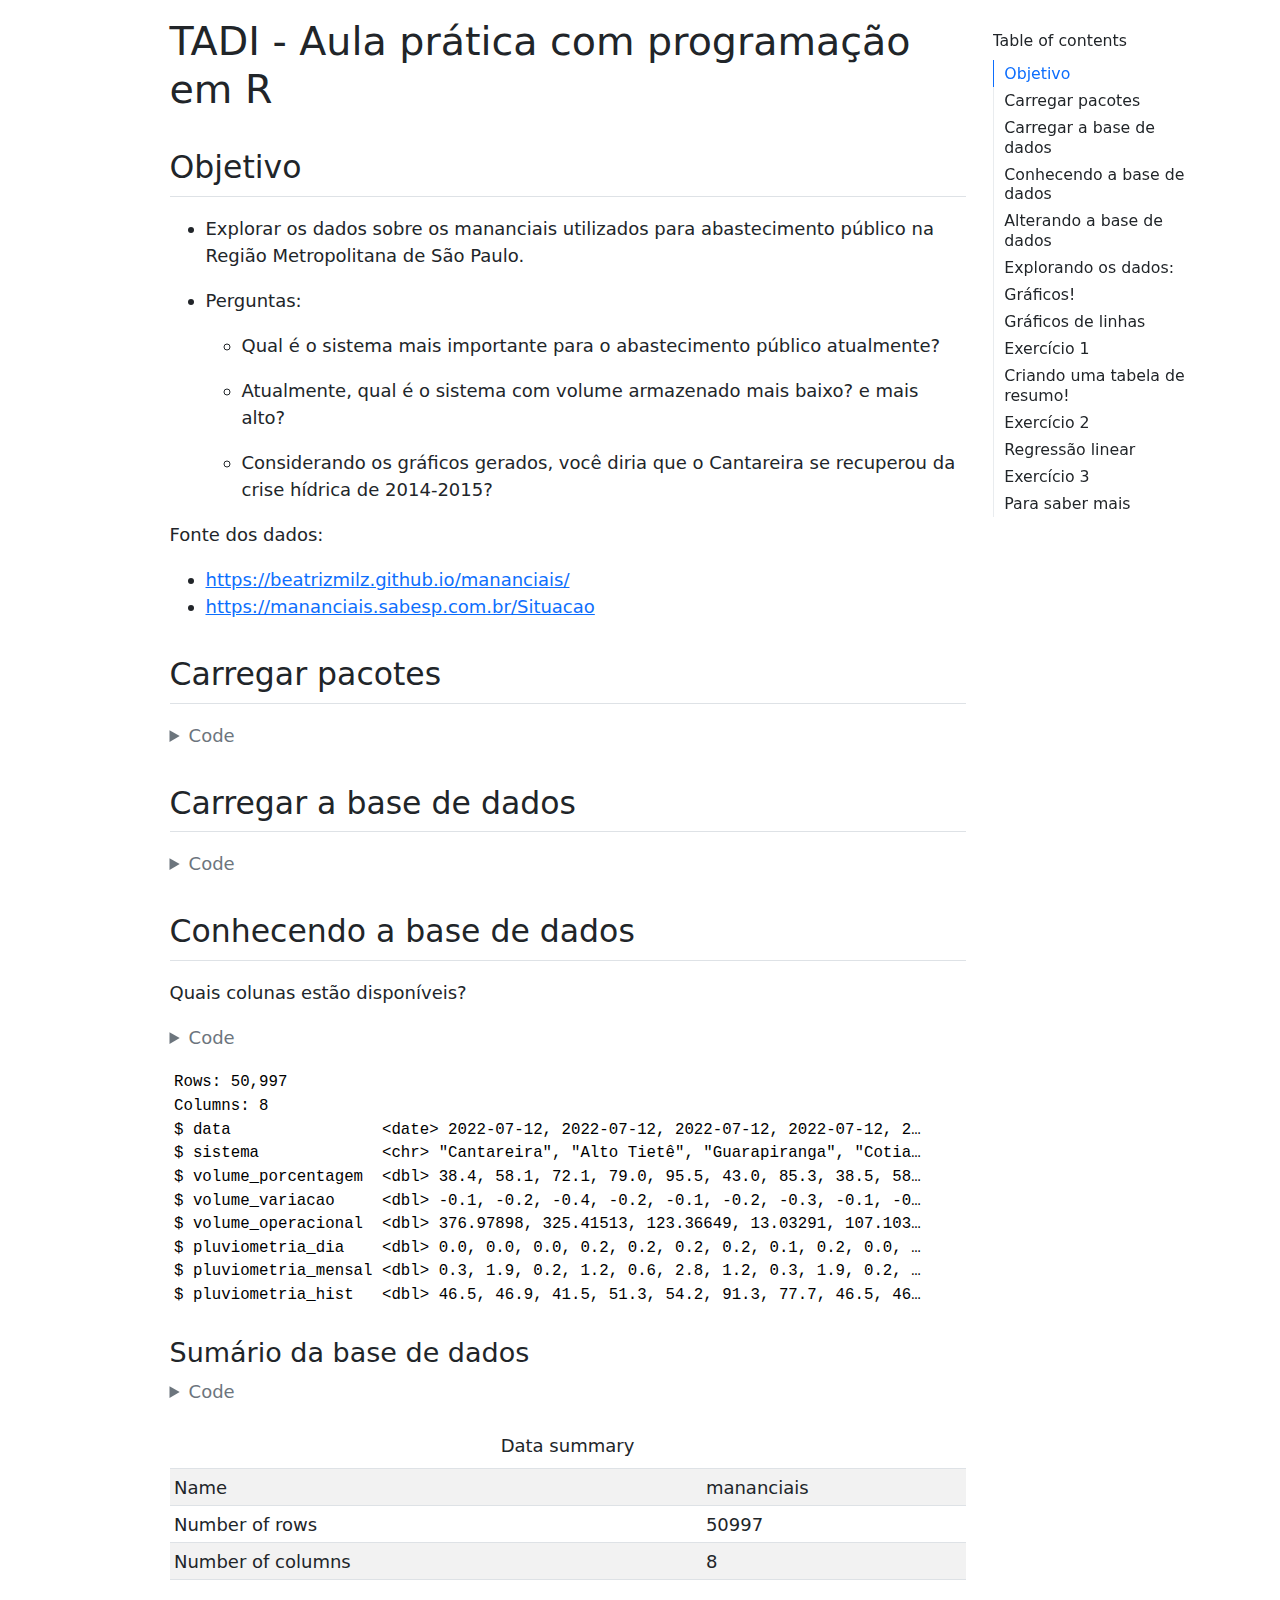
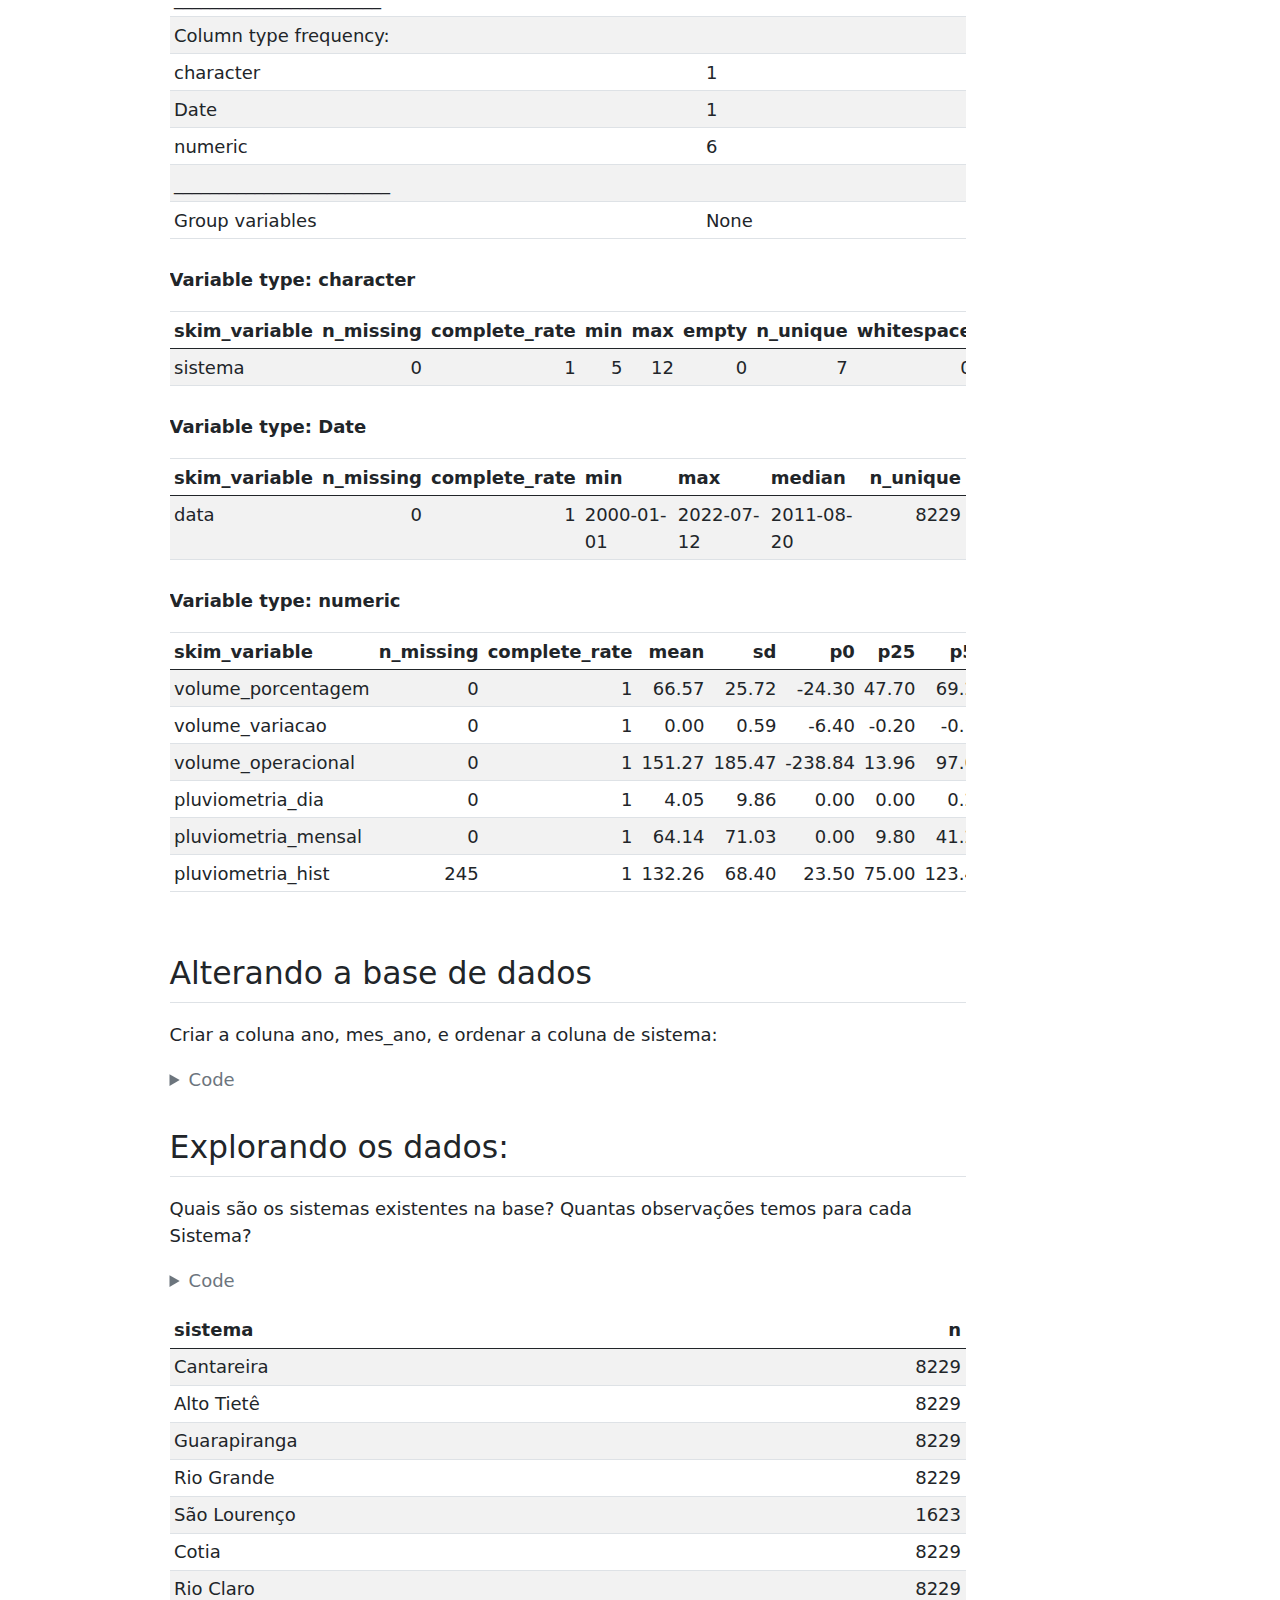
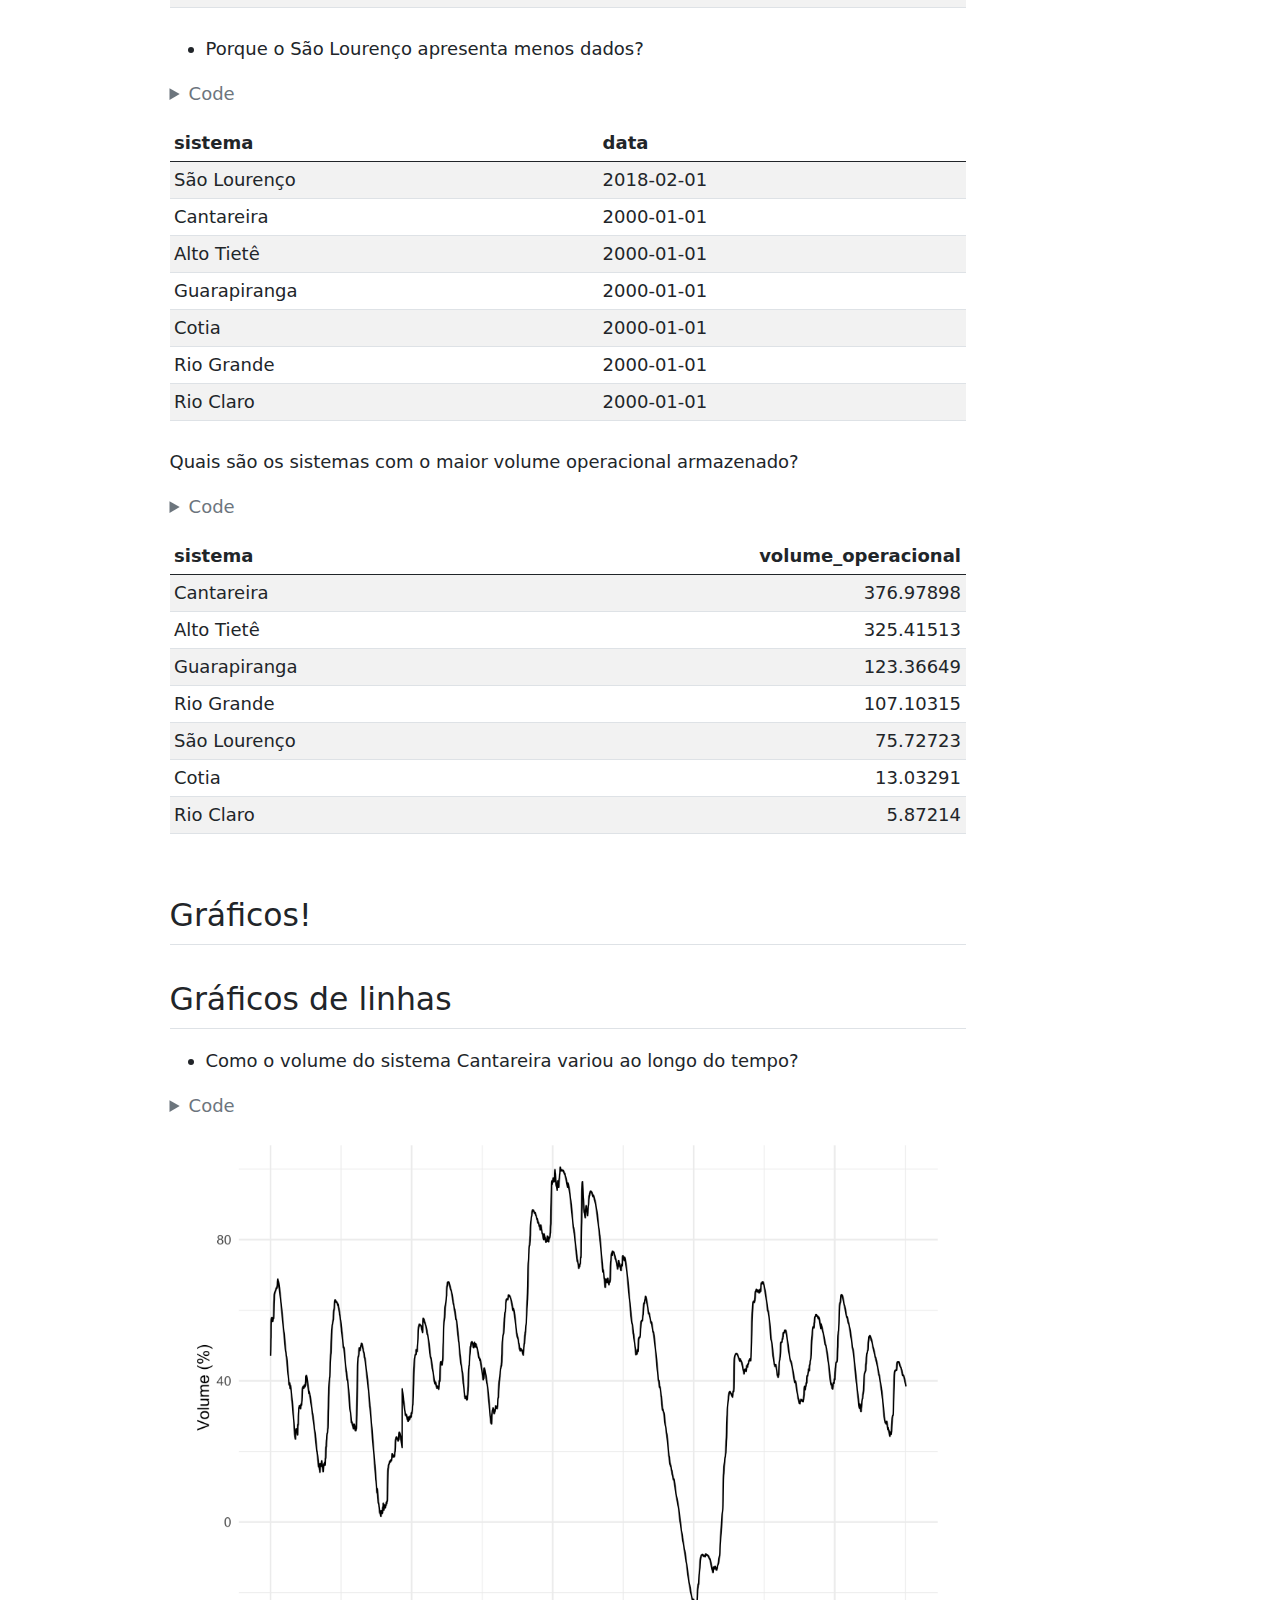
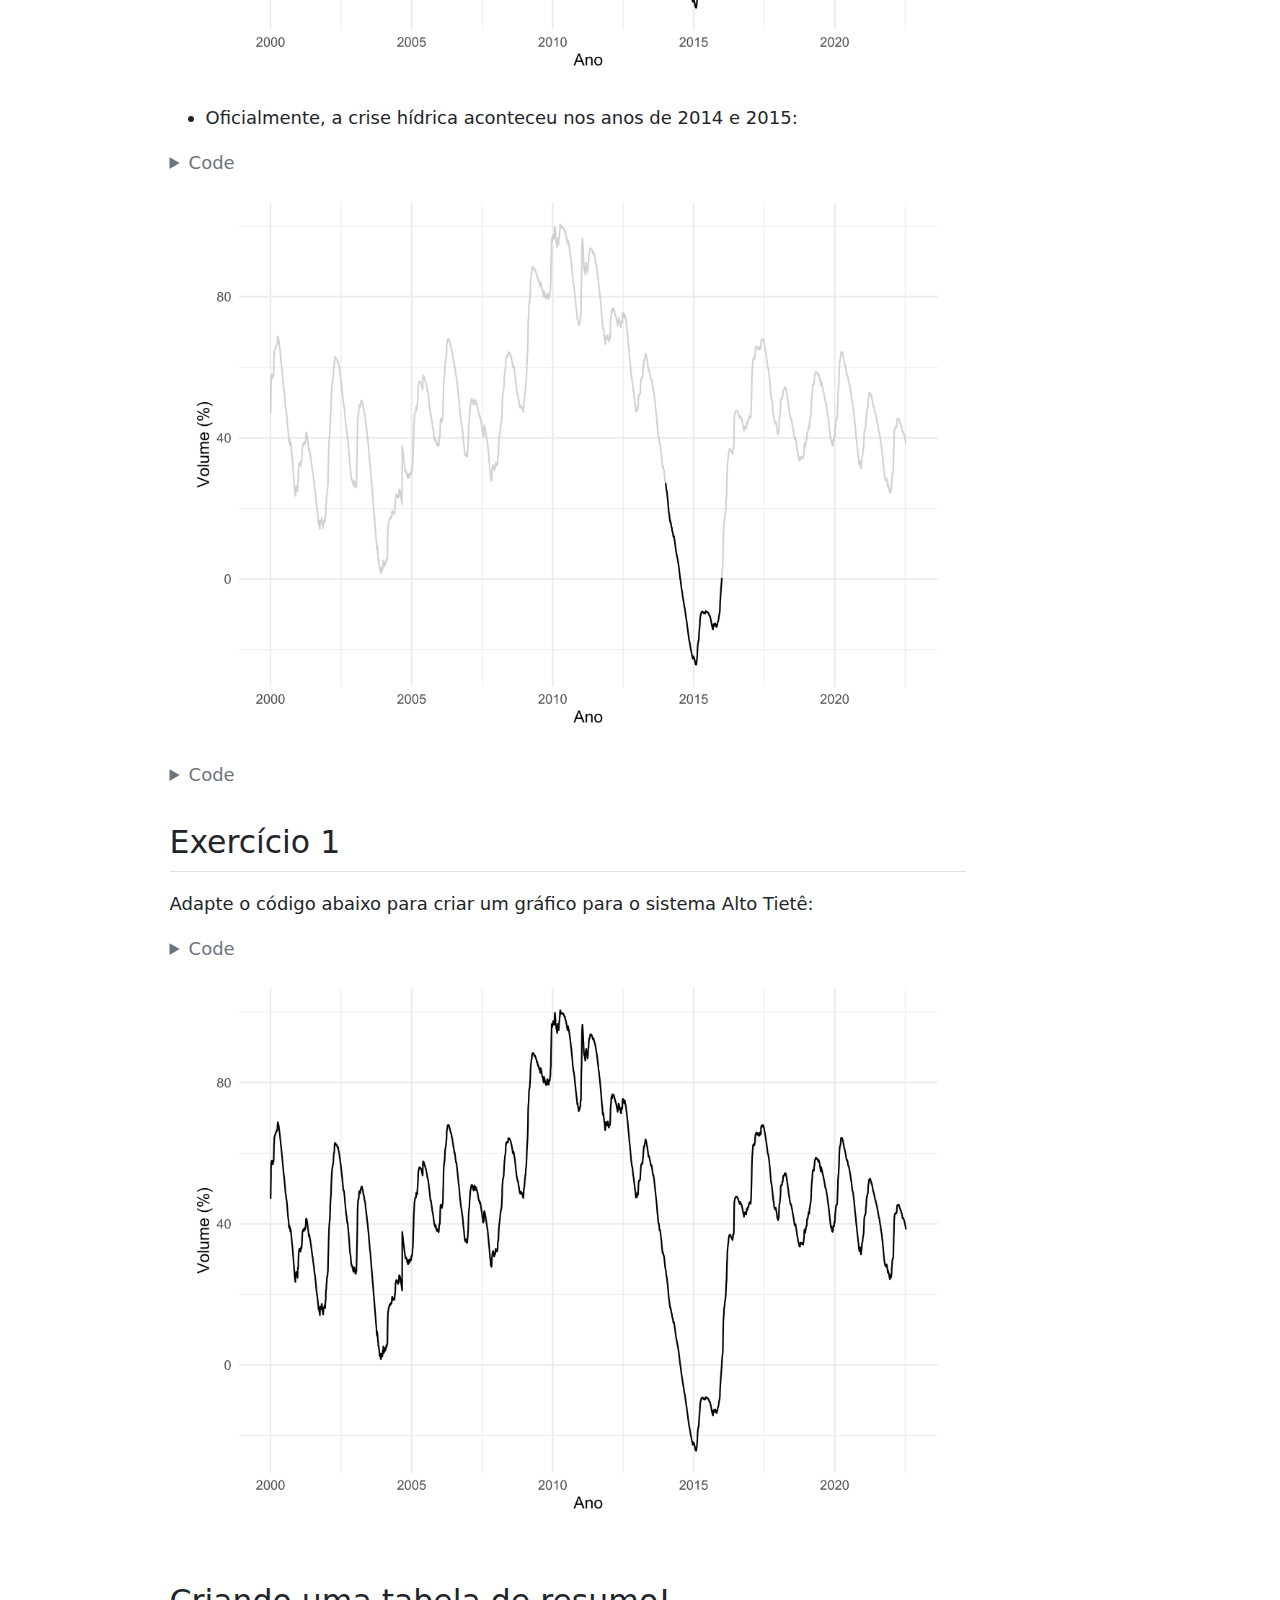
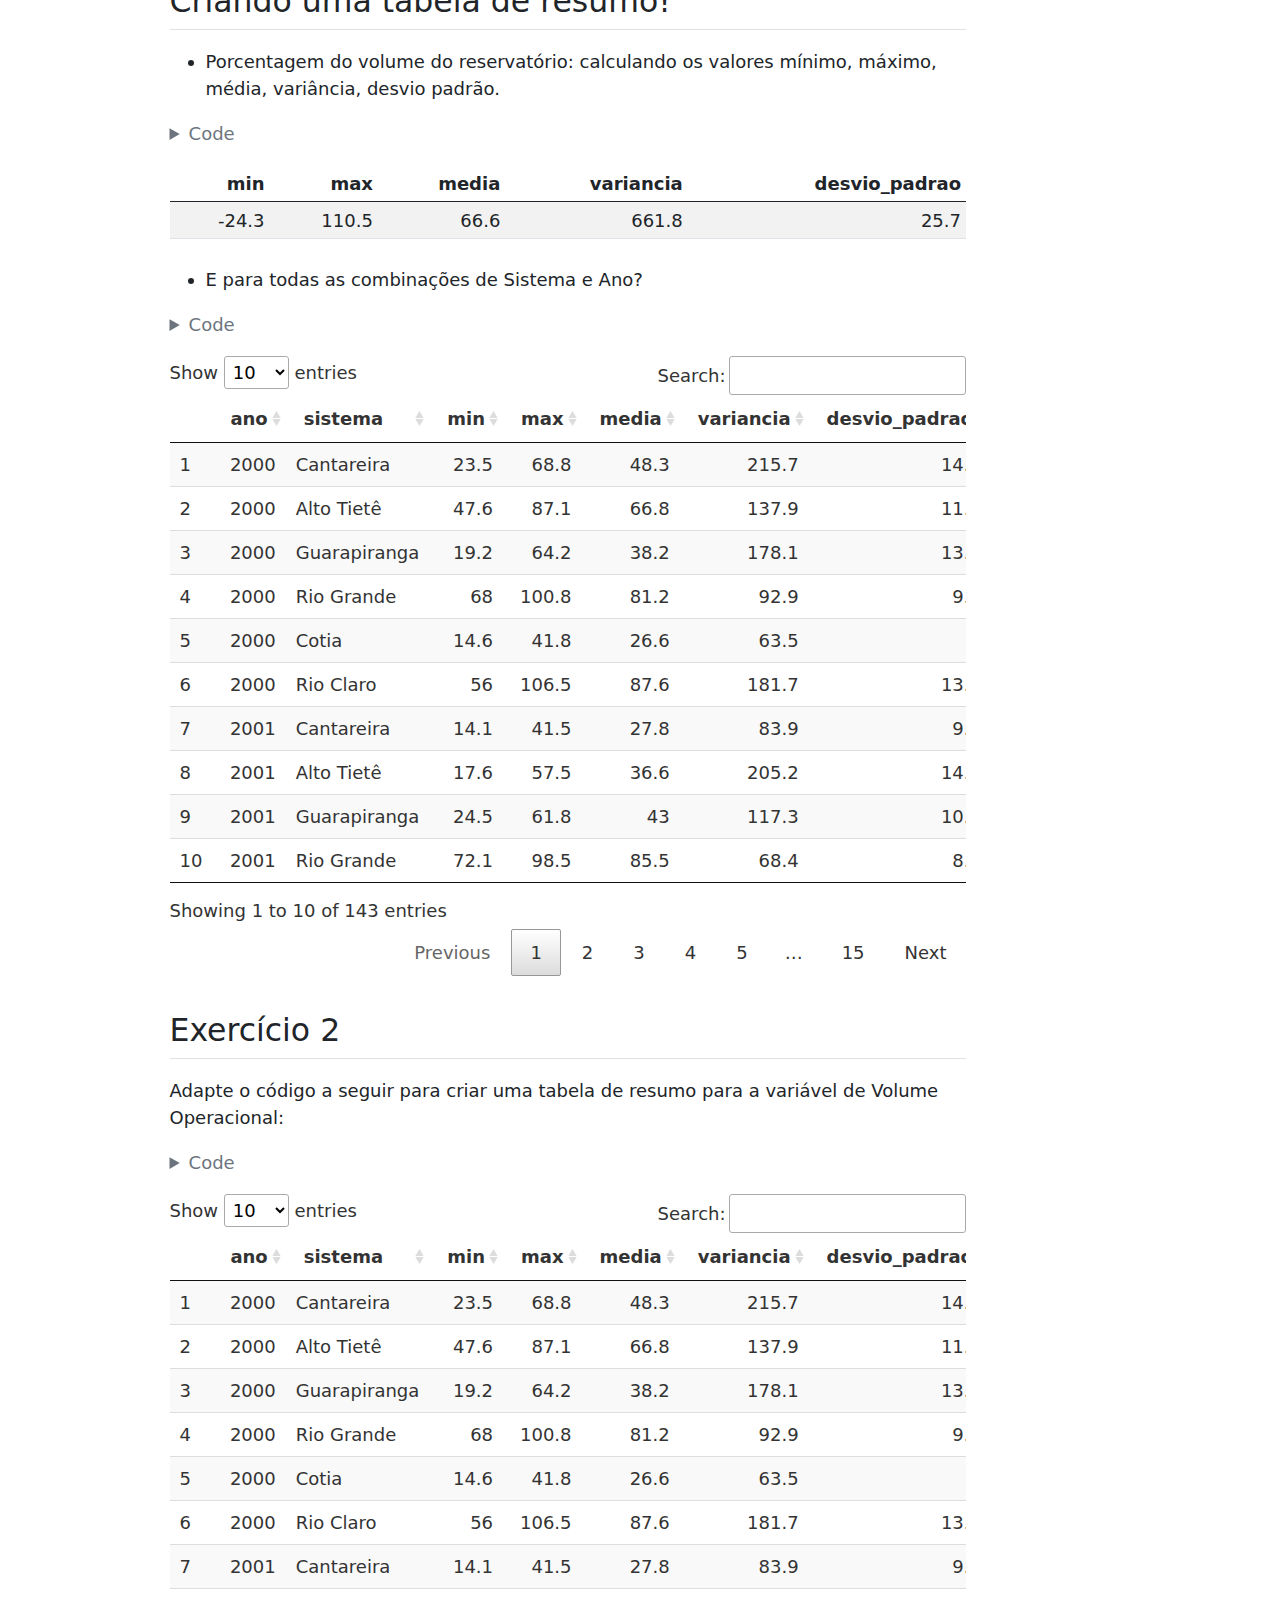
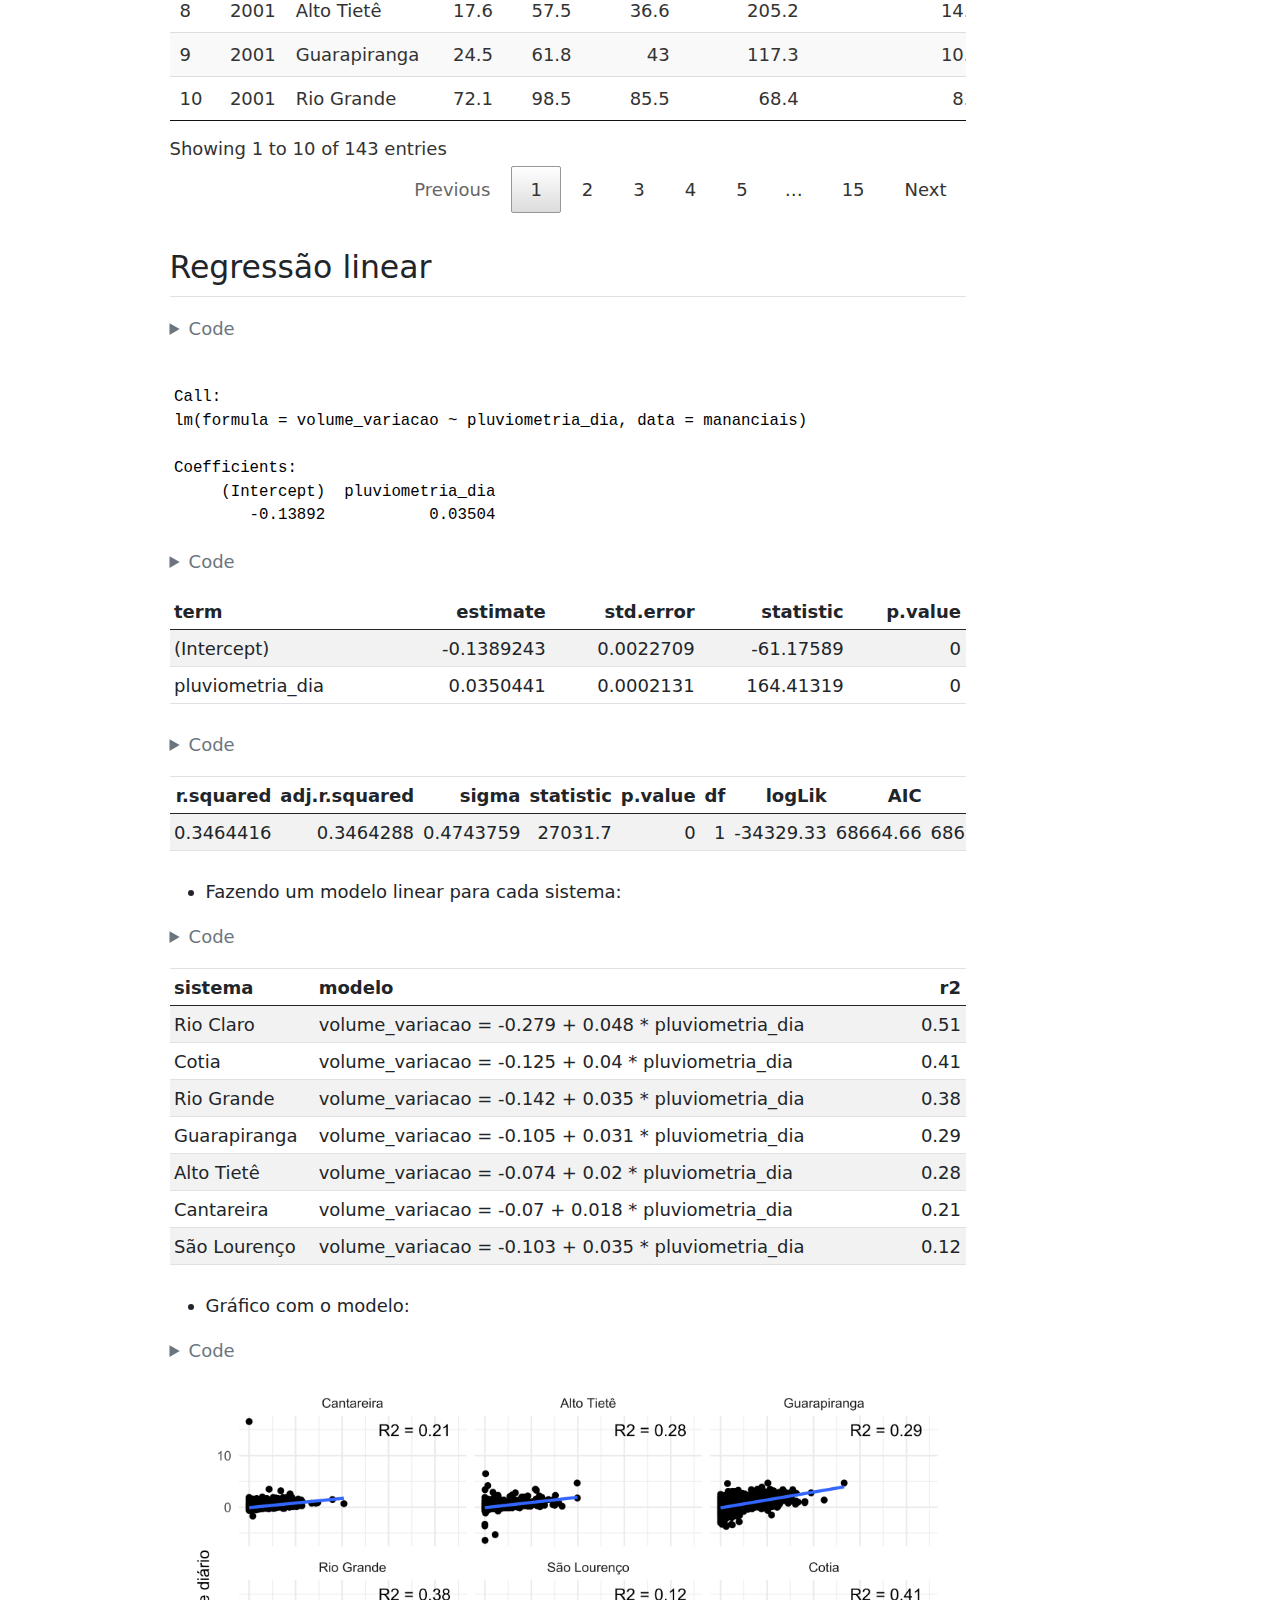
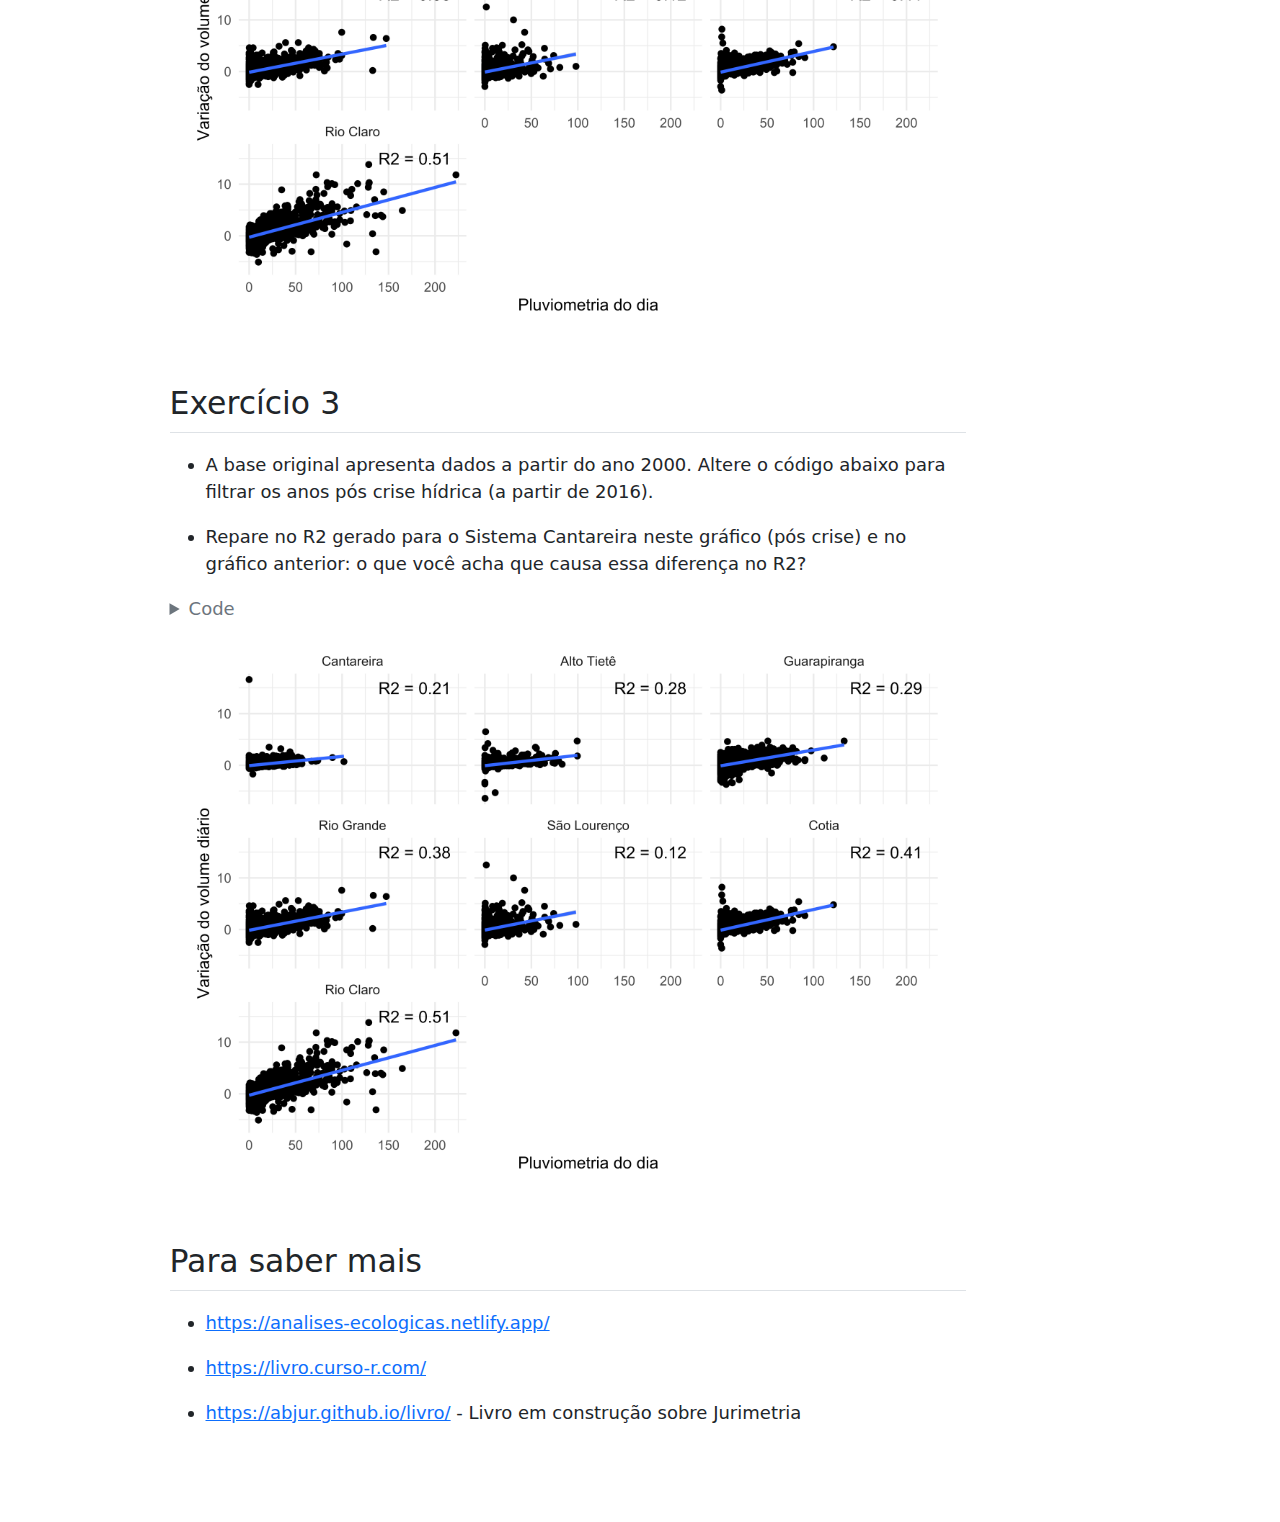
<file: index.html>
<!DOCTYPE html>
<html xmlns="http://www.w3.org/1999/xhtml" lang="en" xml:lang="en"><head>

<meta charset="utf-8">
<meta name="generator" content="quarto-0.9.515">

<meta name="viewport" content="width=device-width, initial-scale=1.0, user-scalable=yes">


<title>TADI - Aula prática com programação em R</title>
<style>
code{white-space: pre-wrap;}
span.smallcaps{font-variant: small-caps;}
span.underline{text-decoration: underline;}
div.column{display: inline-block; vertical-align: top; width: 50%;}
div.hanging-indent{margin-left: 1.5em; text-indent: -1.5em;}
ul.task-list{list-style: none;}
pre > code.sourceCode { white-space: pre; position: relative; }
pre > code.sourceCode > span { display: inline-block; line-height: 1.25; }
pre > code.sourceCode > span:empty { height: 1.2em; }
.sourceCode { overflow: visible; }
code.sourceCode > span { color: inherit; text-decoration: inherit; }
div.sourceCode { margin: 1em 0; }
pre.sourceCode { margin: 0; }
@media screen {
div.sourceCode { overflow: auto; }
}
@media print {
pre > code.sourceCode { white-space: pre-wrap; }
pre > code.sourceCode > span { text-indent: -5em; padding-left: 5em; }
}
pre.numberSource code
  { counter-reset: source-line 0; }
pre.numberSource code > span
  { position: relative; left: -4em; counter-increment: source-line; }
pre.numberSource code > span > a:first-child::before
  { content: counter(source-line);
    position: relative; left: -1em; text-align: right; vertical-align: baseline;
    border: none; display: inline-block;
    -webkit-touch-callout: none; -webkit-user-select: none;
    -khtml-user-select: none; -moz-user-select: none;
    -ms-user-select: none; user-select: none;
    padding: 0 4px; width: 4em;
    color: #aaaaaa;
  }
pre.numberSource { margin-left: 3em; border-left: 1px solid #aaaaaa;  padding-left: 4px; }
div.sourceCode
  {   }
@media screen {
pre > code.sourceCode > span > a:first-child::before { text-decoration: underline; }
}
code span.al { color: #ff0000; font-weight: bold; } /* Alert */
code span.an { color: #60a0b0; font-weight: bold; font-style: italic; } /* Annotation */
code span.at { color: #7d9029; } /* Attribute */
code span.bn { color: #40a070; } /* BaseN */
code span.bu { } /* BuiltIn */
code span.cf { color: #007020; font-weight: bold; } /* ControlFlow */
code span.ch { color: #4070a0; } /* Char */
code span.cn { color: #880000; } /* Constant */
code span.co { color: #60a0b0; font-style: italic; } /* Comment */
code span.cv { color: #60a0b0; font-weight: bold; font-style: italic; } /* CommentVar */
code span.do { color: #ba2121; font-style: italic; } /* Documentation */
code span.dt { color: #902000; } /* DataType */
code span.dv { color: #40a070; } /* DecVal */
code span.er { color: #ff0000; font-weight: bold; } /* Error */
code span.ex { } /* Extension */
code span.fl { color: #40a070; } /* Float */
code span.fu { color: #06287e; } /* Function */
code span.im { } /* Import */
code span.in { color: #60a0b0; font-weight: bold; font-style: italic; } /* Information */
code span.kw { color: #007020; font-weight: bold; } /* Keyword */
code span.op { color: #666666; } /* Operator */
code span.ot { color: #007020; } /* Other */
code span.pp { color: #bc7a00; } /* Preprocessor */
code span.sc { color: #4070a0; } /* SpecialChar */
code span.ss { color: #bb6688; } /* SpecialString */
code span.st { color: #4070a0; } /* String */
code span.va { color: #19177c; } /* Variable */
code span.vs { color: #4070a0; } /* VerbatimString */
code span.wa { color: #60a0b0; font-weight: bold; font-style: italic; } /* Warning */
</style>


<script src="index_files/libs/clipboard/clipboard.min.js"></script>
<script src="index_files/libs/quarto-html/quarto.js"></script>
<script src="index_files/libs/quarto-html/popper.min.js"></script>
<script src="index_files/libs/quarto-html/tippy.umd.min.js"></script>
<script src="index_files/libs/quarto-html/anchor.min.js"></script>
<link href="index_files/libs/quarto-html/tippy.css" rel="stylesheet">
<link href="index_files/libs/quarto-html/quarto-syntax-highlighting.css" rel="stylesheet" id="quarto-text-highlighting-styles">
<script src="index_files/libs/bootstrap/bootstrap.min.js"></script>
<link href="index_files/libs/bootstrap/bootstrap-icons.css" rel="stylesheet">
<link href="index_files/libs/bootstrap/bootstrap.min.css" rel="stylesheet">

<script src="index_files/libs/htmlwidgets-1.5.4/htmlwidgets.js"></script>
<link href="index_files/libs/datatables-css-0.0.0/datatables-crosstalk.css" rel="stylesheet">
<script src="index_files/libs/datatables-binding-0.23/datatables.js"></script>
<script src="index_files/libs/jquery-3.6.0/jquery-3.6.0.min.js"></script>
<link href="index_files/libs/dt-core-1.11.3/css/jquery.dataTables.min.css" rel="stylesheet">
<link href="index_files/libs/dt-core-1.11.3/css/jquery.dataTables.extra.css" rel="stylesheet">
<script src="index_files/libs/dt-core-1.11.3/js/jquery.dataTables.min.js"></script>
<link href="index_files/libs/crosstalk-1.2.0/css/crosstalk.min.css" rel="stylesheet">
<script src="index_files/libs/crosstalk-1.2.0/js/crosstalk.min.js"></script>


</head>

<body>

<div id="quarto-content" class="page-columns page-rows-contents page-layout-article">
<div id="quarto-margin-sidebar" class="sidebar margin-sidebar">
  <nav id="TOC" role="doc-toc">
    <h2 id="toc-title">Table of contents</h2>
   
  <ul>
  <li><a href="#objetivo" id="toc-objetivo" class="nav-link active" data-scroll-target="#objetivo">Objetivo</a></li>
  <li><a href="#carregar-pacotes" id="toc-carregar-pacotes" class="nav-link" data-scroll-target="#carregar-pacotes">Carregar pacotes</a></li>
  <li><a href="#carregar-a-base-de-dados" id="toc-carregar-a-base-de-dados" class="nav-link" data-scroll-target="#carregar-a-base-de-dados">Carregar a base de dados</a></li>
  <li><a href="#conhecendo-a-base-de-dados" id="toc-conhecendo-a-base-de-dados" class="nav-link" data-scroll-target="#conhecendo-a-base-de-dados">Conhecendo a base de dados</a>
  <ul class="collapse">
  <li><a href="#sumário-da-base-de-dados" id="toc-sumário-da-base-de-dados" class="nav-link" data-scroll-target="#sumário-da-base-de-dados">Sumário da base de dados</a></li>
  </ul></li>
  <li><a href="#alterando-a-base-de-dados" id="toc-alterando-a-base-de-dados" class="nav-link" data-scroll-target="#alterando-a-base-de-dados">Alterando a base de dados</a></li>
  <li><a href="#explorando-os-dados" id="toc-explorando-os-dados" class="nav-link" data-scroll-target="#explorando-os-dados">Explorando os dados:</a></li>
  <li><a href="#gráficos" id="toc-gráficos" class="nav-link" data-scroll-target="#gráficos">Gráficos!</a></li>
  <li><a href="#gráficos-de-linhas" id="toc-gráficos-de-linhas" class="nav-link" data-scroll-target="#gráficos-de-linhas">Gráficos de linhas</a></li>
  <li><a href="#exercício-1" id="toc-exercício-1" class="nav-link" data-scroll-target="#exercício-1">Exercício 1</a></li>
  <li><a href="#criando-uma-tabela-de-resumo" id="toc-criando-uma-tabela-de-resumo" class="nav-link" data-scroll-target="#criando-uma-tabela-de-resumo">Criando uma tabela de resumo!</a></li>
  <li><a href="#exercício-2" id="toc-exercício-2" class="nav-link" data-scroll-target="#exercício-2">Exercício 2</a></li>
  <li><a href="#regressão-linear" id="toc-regressão-linear" class="nav-link" data-scroll-target="#regressão-linear">Regressão linear</a></li>
  <li><a href="#exercício-3" id="toc-exercício-3" class="nav-link" data-scroll-target="#exercício-3">Exercício 3</a></li>
  <li><a href="#para-saber-mais" id="toc-para-saber-mais" class="nav-link" data-scroll-target="#para-saber-mais">Para saber mais</a></li>
  </ul>
</nav>
</div>
<main class="content" id="quarto-document-content">

<header id="title-block-header" class="quarto-title-block default">
<div class="quarto-title">
<h1 class="title">TADI - Aula prática com programação em R</h1>
</div>



<div class="quarto-title-meta">

    
    
  </div>
  

</header>

<section id="objetivo" class="level2">
<h2 class="anchored" data-anchor-id="objetivo">Objetivo</h2>
<ul>
<li><p>Explorar os dados sobre os mananciais utilizados para abastecimento público na Região Metropolitana de São Paulo.</p></li>
<li><p>Perguntas:</p>
<ul>
<li><p>Qual é o sistema mais importante para o abastecimento público atualmente?</p></li>
<li><p>Atualmente, qual é o sistema com volume armazenado mais baixo? e mais alto?</p></li>
<li><p>Considerando os gráficos gerados, você diria que o Cantareira se recuperou da crise hídrica de 2014-2015?</p></li>
</ul></li>
</ul>
<p>Fonte dos dados:</p>
<ul>
<li><a href="https://beatrizmilz.github.io/mananciais/" class="uri">https://beatrizmilz.github.io/mananciais/</a><br>
</li>
<li><a href="https://mananciais.sabesp.com.br/Situacao" class="uri">https://mananciais.sabesp.com.br/Situacao</a></li>
</ul>
</section>
<section id="carregar-pacotes" class="level2">
<h2 class="anchored" data-anchor-id="carregar-pacotes">Carregar pacotes</h2>
<div class="cell" data-layout-align="center">
<details>
<summary>Code</summary>
<div class="sourceCode cell-code" id="cb1"><pre class="sourceCode r code-with-copy"><code class="sourceCode r"><span id="cb1-1"><a href="#cb1-1" aria-hidden="true" tabindex="-1"></a><span class="fu">library</span>(tidyverse)</span>
<span id="cb1-2"><a href="#cb1-2" aria-hidden="true" tabindex="-1"></a><span class="fu">library</span>(knitr)</span>
<span id="cb1-3"><a href="#cb1-3" aria-hidden="true" tabindex="-1"></a><span class="fu">library</span>(lubridate)</span>
<span id="cb1-4"><a href="#cb1-4" aria-hidden="true" tabindex="-1"></a><span class="fu">library</span>(janitor)</span>
<span id="cb1-5"><a href="#cb1-5" aria-hidden="true" tabindex="-1"></a><span class="fu">library</span>(broom)</span></code><button title="Copy to Clipboard" class="code-copy-button"><i class="bi"></i></button></pre></div>
</details>
</div>
</section>
<section id="carregar-a-base-de-dados" class="level2">
<h2 class="anchored" data-anchor-id="carregar-a-base-de-dados">Carregar a base de dados</h2>
<div class="cell" data-layout-align="center">
<details>
<summary>Code</summary>
<div class="sourceCode cell-code" id="cb2"><pre class="sourceCode r code-with-copy"><code class="sourceCode r"><span id="cb2-1"><a href="#cb2-1" aria-hidden="true" tabindex="-1"></a><span class="co"># ler o arquivo</span></span>
<span id="cb2-2"><a href="#cb2-2" aria-hidden="true" tabindex="-1"></a>mananciais <span class="ot">&lt;-</span></span>
<span id="cb2-3"><a href="#cb2-3" aria-hidden="true" tabindex="-1"></a>  <span class="fu">read_delim</span>(</span>
<span id="cb2-4"><a href="#cb2-4" aria-hidden="true" tabindex="-1"></a>    <span class="st">"https://github.com/beatrizmilz/mananciais/raw/master/inst/extdata/mananciais.csv"</span>,</span>
<span id="cb2-5"><a href="#cb2-5" aria-hidden="true" tabindex="-1"></a>    <span class="at">delim =</span> <span class="st">";"</span>,</span>
<span id="cb2-6"><a href="#cb2-6" aria-hidden="true" tabindex="-1"></a>    <span class="at">escape_double =</span> <span class="cn">FALSE</span>,</span>
<span id="cb2-7"><a href="#cb2-7" aria-hidden="true" tabindex="-1"></a>    <span class="at">col_types =</span> <span class="fu">cols</span>(<span class="at">data =</span> <span class="fu">col_date</span>(<span class="at">format =</span> <span class="st">"%Y-%m-%d"</span>)),</span>
<span id="cb2-8"><a href="#cb2-8" aria-hidden="true" tabindex="-1"></a>    <span class="at">locale =</span> <span class="fu">locale</span>(<span class="at">decimal_mark =</span> <span class="st">","</span>, <span class="at">grouping_mark =</span> <span class="st">"."</span>),</span>
<span id="cb2-9"><a href="#cb2-9" aria-hidden="true" tabindex="-1"></a>    <span class="at">trim_ws =</span> <span class="cn">TRUE</span></span>
<span id="cb2-10"><a href="#cb2-10" aria-hidden="true" tabindex="-1"></a>  )</span></code><button title="Copy to Clipboard" class="code-copy-button"><i class="bi"></i></button></pre></div>
</details>
</div>
</section>
<section id="conhecendo-a-base-de-dados" class="level2">
<h2 class="anchored" data-anchor-id="conhecendo-a-base-de-dados">Conhecendo a base de dados</h2>
<p>Quais colunas estão disponíveis?</p>
<div class="cell" data-layout-align="center">
<details>
<summary>Code</summary>
<div class="sourceCode cell-code" id="cb3"><pre class="sourceCode r code-with-copy"><code class="sourceCode r"><span id="cb3-1"><a href="#cb3-1" aria-hidden="true" tabindex="-1"></a><span class="fu">glimpse</span>(mananciais)</span></code><button title="Copy to Clipboard" class="code-copy-button"><i class="bi"></i></button></pre></div>
</details>
<div class="cell-output cell-output-stdout">
<pre><code>Rows: 50,997
Columns: 8
$ data                &lt;date&gt; 2022-07-12, 2022-07-12, 2022-07-12, 2022-07-12, 2…
$ sistema             &lt;chr&gt; "Cantareira", "Alto Tietê", "Guarapiranga", "Cotia…
$ volume_porcentagem  &lt;dbl&gt; 38.4, 58.1, 72.1, 79.0, 95.5, 43.0, 85.3, 38.5, 58…
$ volume_variacao     &lt;dbl&gt; -0.1, -0.2, -0.4, -0.2, -0.1, -0.2, -0.3, -0.1, -0…
$ volume_operacional  &lt;dbl&gt; 376.97898, 325.41513, 123.36649, 13.03291, 107.103…
$ pluviometria_dia    &lt;dbl&gt; 0.0, 0.0, 0.0, 0.2, 0.2, 0.2, 0.2, 0.1, 0.2, 0.0, …
$ pluviometria_mensal &lt;dbl&gt; 0.3, 1.9, 0.2, 1.2, 0.6, 2.8, 1.2, 0.3, 1.9, 0.2, …
$ pluviometria_hist   &lt;dbl&gt; 46.5, 46.9, 41.5, 51.3, 54.2, 91.3, 77.7, 46.5, 46…</code></pre>
</div>
</div>
<section id="sumário-da-base-de-dados" class="level3">
<h3 class="anchored" data-anchor-id="sumário-da-base-de-dados">Sumário da base de dados</h3>
<div class="cell" data-layout-align="center">
<details>
<summary>Code</summary>
<div class="sourceCode cell-code" id="cb5"><pre class="sourceCode r code-with-copy"><code class="sourceCode r"><span id="cb5-1"><a href="#cb5-1" aria-hidden="true" tabindex="-1"></a>skimr<span class="sc">::</span><span class="fu">skim</span>(mananciais)</span></code><button title="Copy to Clipboard" class="code-copy-button"><i class="bi"></i></button></pre></div>
</details>
<div class="cell-output-display">
<table class="table table-sm table-striped">
<caption>Data summary</caption>
<tbody>
<tr class="odd">
<td style="text-align: left;">Name</td>
<td style="text-align: left;">mananciais</td>
</tr>
<tr class="even">
<td style="text-align: left;">Number of rows</td>
<td style="text-align: left;">50997</td>
</tr>
<tr class="odd">
<td style="text-align: left;">Number of columns</td>
<td style="text-align: left;">8</td>
</tr>
<tr class="even">
<td style="text-align: left;">_______________________</td>
<td style="text-align: left;"></td>
</tr>
<tr class="odd">
<td style="text-align: left;">Column type frequency:</td>
<td style="text-align: left;"></td>
</tr>
<tr class="even">
<td style="text-align: left;">character</td>
<td style="text-align: left;">1</td>
</tr>
<tr class="odd">
<td style="text-align: left;">Date</td>
<td style="text-align: left;">1</td>
</tr>
<tr class="even">
<td style="text-align: left;">numeric</td>
<td style="text-align: left;">6</td>
</tr>
<tr class="odd">
<td style="text-align: left;">________________________</td>
<td style="text-align: left;"></td>
</tr>
<tr class="even">
<td style="text-align: left;">Group variables</td>
<td style="text-align: left;">None</td>
</tr>
</tbody>
</table>
<p><strong>Variable type: character</strong></p>
<table class="table table-sm table-striped">
<colgroup>
<col style="width: 19%">
<col style="width: 13%">
<col style="width: 19%">
<col style="width: 5%">
<col style="width: 5%">
<col style="width: 8%">
<col style="width: 12%">
<col style="width: 15%">
</colgroup>
<thead>
<tr class="header">
<th style="text-align: left;">skim_variable</th>
<th style="text-align: right;">n_missing</th>
<th style="text-align: right;">complete_rate</th>
<th style="text-align: right;">min</th>
<th style="text-align: right;">max</th>
<th style="text-align: right;">empty</th>
<th style="text-align: right;">n_unique</th>
<th style="text-align: right;">whitespace</th>
</tr>
</thead>
<tbody>
<tr class="odd">
<td style="text-align: left;">sistema</td>
<td style="text-align: right;">0</td>
<td style="text-align: right;">1</td>
<td style="text-align: right;">5</td>
<td style="text-align: right;">12</td>
<td style="text-align: right;">0</td>
<td style="text-align: right;">7</td>
<td style="text-align: right;">0</td>
</tr>
</tbody>
</table>
<p><strong>Variable type: Date</strong></p>
<table class="table table-sm table-striped">
<colgroup>
<col style="width: 17%">
<col style="width: 12%">
<col style="width: 17%">
<col style="width: 13%">
<col style="width: 13%">
<col style="width: 13%">
<col style="width: 11%">
</colgroup>
<thead>
<tr class="header">
<th style="text-align: left;">skim_variable</th>
<th style="text-align: right;">n_missing</th>
<th style="text-align: right;">complete_rate</th>
<th style="text-align: left;">min</th>
<th style="text-align: left;">max</th>
<th style="text-align: left;">median</th>
<th style="text-align: right;">n_unique</th>
</tr>
</thead>
<tbody>
<tr class="odd">
<td style="text-align: left;">data</td>
<td style="text-align: right;">0</td>
<td style="text-align: right;">1</td>
<td style="text-align: left;">2000-01-01</td>
<td style="text-align: left;">2022-07-12</td>
<td style="text-align: left;">2011-08-20</td>
<td style="text-align: right;">8229</td>
</tr>
</tbody>
</table>
<p><strong>Variable type: numeric</strong></p>
<table class="table table-sm table-striped">
<colgroup>
<col style="width: 20%">
<col style="width: 10%">
<col style="width: 14%">
<col style="width: 7%">
<col style="width: 7%">
<col style="width: 8%">
<col style="width: 6%">
<col style="width: 7%">
<col style="width: 6%">
<col style="width: 7%">
<col style="width: 6%">
</colgroup>
<thead>
<tr class="header">
<th style="text-align: left;">skim_variable</th>
<th style="text-align: right;">n_missing</th>
<th style="text-align: right;">complete_rate</th>
<th style="text-align: right;">mean</th>
<th style="text-align: right;">sd</th>
<th style="text-align: right;">p0</th>
<th style="text-align: right;">p25</th>
<th style="text-align: right;">p50</th>
<th style="text-align: right;">p75</th>
<th style="text-align: right;">p100</th>
<th style="text-align: left;">hist</th>
</tr>
</thead>
<tbody>
<tr class="odd">
<td style="text-align: left;">volume_porcentagem</td>
<td style="text-align: right;">0</td>
<td style="text-align: right;">1</td>
<td style="text-align: right;">66.57</td>
<td style="text-align: right;">25.72</td>
<td style="text-align: right;">-24.30</td>
<td style="text-align: right;">47.70</td>
<td style="text-align: right;">69.20</td>
<td style="text-align: right;">88.7</td>
<td style="text-align: right;">110.50</td>
<td style="text-align: left;">▁▂▇▇▇</td>
</tr>
<tr class="even">
<td style="text-align: left;">volume_variacao</td>
<td style="text-align: right;">0</td>
<td style="text-align: right;">1</td>
<td style="text-align: right;">0.00</td>
<td style="text-align: right;">0.59</td>
<td style="text-align: right;">-6.40</td>
<td style="text-align: right;">-0.20</td>
<td style="text-align: right;">-0.10</td>
<td style="text-align: right;">0.1</td>
<td style="text-align: right;">16.60</td>
<td style="text-align: left;">▁▇▁▁▁</td>
</tr>
<tr class="odd">
<td style="text-align: left;">volume_operacional</td>
<td style="text-align: right;">0</td>
<td style="text-align: right;">1</td>
<td style="text-align: right;">151.27</td>
<td style="text-align: right;">185.47</td>
<td style="text-align: right;">-238.84</td>
<td style="text-align: right;">13.96</td>
<td style="text-align: right;">97.02</td>
<td style="text-align: right;">200.8</td>
<td style="text-align: right;">987.05</td>
<td style="text-align: left;">▁▇▂▁▁</td>
</tr>
<tr class="even">
<td style="text-align: left;">pluviometria_dia</td>
<td style="text-align: right;">0</td>
<td style="text-align: right;">1</td>
<td style="text-align: right;">4.05</td>
<td style="text-align: right;">9.86</td>
<td style="text-align: right;">0.00</td>
<td style="text-align: right;">0.00</td>
<td style="text-align: right;">0.20</td>
<td style="text-align: right;">2.8</td>
<td style="text-align: right;">222.50</td>
<td style="text-align: left;">▇▁▁▁▁</td>
</tr>
<tr class="odd">
<td style="text-align: left;">pluviometria_mensal</td>
<td style="text-align: right;">0</td>
<td style="text-align: right;">1</td>
<td style="text-align: right;">64.14</td>
<td style="text-align: right;">71.03</td>
<td style="text-align: right;">0.00</td>
<td style="text-align: right;">9.80</td>
<td style="text-align: right;">41.20</td>
<td style="text-align: right;">94.4</td>
<td style="text-align: right;">557.60</td>
<td style="text-align: left;">▇▂▁▁▁</td>
</tr>
<tr class="even">
<td style="text-align: left;">pluviometria_hist</td>
<td style="text-align: right;">245</td>
<td style="text-align: right;">1</td>
<td style="text-align: right;">132.26</td>
<td style="text-align: right;">68.40</td>
<td style="text-align: right;">23.50</td>
<td style="text-align: right;">75.00</td>
<td style="text-align: right;">123.40</td>
<td style="text-align: right;">189.1</td>
<td style="text-align: right;">298.90</td>
<td style="text-align: left;">▇▇▅▅▂</td>
</tr>
</tbody>
</table>
</div>
</div>
</section>
</section>
<section id="alterando-a-base-de-dados" class="level2">
<h2 class="anchored" data-anchor-id="alterando-a-base-de-dados">Alterando a base de dados</h2>
<p>Criar a coluna ano, mes_ano, e ordenar a coluna de sistema:</p>
<div class="cell" data-layout-align="center">
<details>
<summary>Code</summary>
<div class="sourceCode cell-code" id="cb6"><pre class="sourceCode r code-with-copy"><code class="sourceCode r"><span id="cb6-1"><a href="#cb6-1" aria-hidden="true" tabindex="-1"></a>mananciais <span class="ot">&lt;-</span> mananciais <span class="sc">|&gt;</span></span>
<span id="cb6-2"><a href="#cb6-2" aria-hidden="true" tabindex="-1"></a>  <span class="fu">mutate</span>(</span>
<span id="cb6-3"><a href="#cb6-3" aria-hidden="true" tabindex="-1"></a>    <span class="at">ano =</span> <span class="fu">year</span>(data),</span>
<span id="cb6-4"><a href="#cb6-4" aria-hidden="true" tabindex="-1"></a>    <span class="at">mes_ano =</span> <span class="fu">floor_date</span>(data, <span class="st">"month"</span>),</span>
<span id="cb6-5"><a href="#cb6-5" aria-hidden="true" tabindex="-1"></a>    <span class="at">sistema =</span> <span class="fu">fct_relevel</span>(</span>
<span id="cb6-6"><a href="#cb6-6" aria-hidden="true" tabindex="-1"></a>      sistema,</span>
<span id="cb6-7"><a href="#cb6-7" aria-hidden="true" tabindex="-1"></a>      <span class="at">levels =</span> <span class="fu">c</span>(</span>
<span id="cb6-8"><a href="#cb6-8" aria-hidden="true" tabindex="-1"></a>        <span class="st">"Cantareira"</span>,</span>
<span id="cb6-9"><a href="#cb6-9" aria-hidden="true" tabindex="-1"></a>        <span class="st">"Alto Tietê"</span>,</span>
<span id="cb6-10"><a href="#cb6-10" aria-hidden="true" tabindex="-1"></a>        <span class="st">"Guarapiranga"</span>,</span>
<span id="cb6-11"><a href="#cb6-11" aria-hidden="true" tabindex="-1"></a>        <span class="st">"Rio Grande"</span>  ,</span>
<span id="cb6-12"><a href="#cb6-12" aria-hidden="true" tabindex="-1"></a>        <span class="st">"São Lourenço"</span> ,</span>
<span id="cb6-13"><a href="#cb6-13" aria-hidden="true" tabindex="-1"></a>        <span class="st">"Cotia"</span> ,</span>
<span id="cb6-14"><a href="#cb6-14" aria-hidden="true" tabindex="-1"></a>        <span class="st">"Rio Claro"</span></span>
<span id="cb6-15"><a href="#cb6-15" aria-hidden="true" tabindex="-1"></a>      )</span>
<span id="cb6-16"><a href="#cb6-16" aria-hidden="true" tabindex="-1"></a>    )</span>
<span id="cb6-17"><a href="#cb6-17" aria-hidden="true" tabindex="-1"></a>  )</span></code><button title="Copy to Clipboard" class="code-copy-button"><i class="bi"></i></button></pre></div>
</details>
</div>
</section>
<section id="explorando-os-dados" class="level2">
<h2 class="anchored" data-anchor-id="explorando-os-dados">Explorando os dados:</h2>
<p>Quais são os sistemas existentes na base? Quantas observações temos para cada Sistema?</p>
<div class="cell" data-layout-align="center">
<details>
<summary>Code</summary>
<div class="sourceCode cell-code" id="cb7"><pre class="sourceCode r code-with-copy"><code class="sourceCode r"><span id="cb7-1"><a href="#cb7-1" aria-hidden="true" tabindex="-1"></a>mananciais <span class="sc">|&gt;</span> </span>
<span id="cb7-2"><a href="#cb7-2" aria-hidden="true" tabindex="-1"></a>  <span class="fu">count</span>(sistema) <span class="sc">|&gt;</span> </span>
<span id="cb7-3"><a href="#cb7-3" aria-hidden="true" tabindex="-1"></a>  <span class="fu">kable</span>()</span></code><button title="Copy to Clipboard" class="code-copy-button"><i class="bi"></i></button></pre></div>
</details>
<div class="cell-output-display">
<table class="table table-sm table-striped">
<thead>
<tr class="header">
<th style="text-align: left;">sistema</th>
<th style="text-align: right;">n</th>
</tr>
</thead>
<tbody>
<tr class="odd">
<td style="text-align: left;">Cantareira</td>
<td style="text-align: right;">8229</td>
</tr>
<tr class="even">
<td style="text-align: left;">Alto Tietê</td>
<td style="text-align: right;">8229</td>
</tr>
<tr class="odd">
<td style="text-align: left;">Guarapiranga</td>
<td style="text-align: right;">8229</td>
</tr>
<tr class="even">
<td style="text-align: left;">Rio Grande</td>
<td style="text-align: right;">8229</td>
</tr>
<tr class="odd">
<td style="text-align: left;">São Lourenço</td>
<td style="text-align: right;">1623</td>
</tr>
<tr class="even">
<td style="text-align: left;">Cotia</td>
<td style="text-align: right;">8229</td>
</tr>
<tr class="odd">
<td style="text-align: left;">Rio Claro</td>
<td style="text-align: right;">8229</td>
</tr>
</tbody>
</table>
</div>
</div>
<ul>
<li>Porque o São Lourenço apresenta menos dados?</li>
</ul>
<div class="cell" data-layout-align="center">
<details>
<summary>Code</summary>
<div class="sourceCode cell-code" id="cb8"><pre class="sourceCode r code-with-copy"><code class="sourceCode r"><span id="cb8-1"><a href="#cb8-1" aria-hidden="true" tabindex="-1"></a>mananciais <span class="sc">|&gt;</span> </span>
<span id="cb8-2"><a href="#cb8-2" aria-hidden="true" tabindex="-1"></a>  <span class="fu">group_by</span>(sistema) <span class="sc">|&gt;</span> </span>
<span id="cb8-3"><a href="#cb8-3" aria-hidden="true" tabindex="-1"></a>  <span class="fu">filter</span>(data <span class="sc">==</span> <span class="fu">min</span>(data)) <span class="sc">|&gt;</span> </span>
<span id="cb8-4"><a href="#cb8-4" aria-hidden="true" tabindex="-1"></a>  <span class="fu">select</span>(sistema, data) <span class="sc">|&gt;</span> </span>
<span id="cb8-5"><a href="#cb8-5" aria-hidden="true" tabindex="-1"></a>  <span class="fu">kable</span>()</span></code><button title="Copy to Clipboard" class="code-copy-button"><i class="bi"></i></button></pre></div>
</details>
<div class="cell-output-display">
<table class="table table-sm table-striped">
<thead>
<tr class="header">
<th style="text-align: left;">sistema</th>
<th style="text-align: left;">data</th>
</tr>
</thead>
<tbody>
<tr class="odd">
<td style="text-align: left;">São Lourenço</td>
<td style="text-align: left;">2018-02-01</td>
</tr>
<tr class="even">
<td style="text-align: left;">Cantareira</td>
<td style="text-align: left;">2000-01-01</td>
</tr>
<tr class="odd">
<td style="text-align: left;">Alto Tietê</td>
<td style="text-align: left;">2000-01-01</td>
</tr>
<tr class="even">
<td style="text-align: left;">Guarapiranga</td>
<td style="text-align: left;">2000-01-01</td>
</tr>
<tr class="odd">
<td style="text-align: left;">Cotia</td>
<td style="text-align: left;">2000-01-01</td>
</tr>
<tr class="even">
<td style="text-align: left;">Rio Grande</td>
<td style="text-align: left;">2000-01-01</td>
</tr>
<tr class="odd">
<td style="text-align: left;">Rio Claro</td>
<td style="text-align: left;">2000-01-01</td>
</tr>
</tbody>
</table>
</div>
</div>
<p>Quais são os sistemas com o maior volume operacional armazenado?</p>
<div class="cell" data-layout-align="center">
<details>
<summary>Code</summary>
<div class="sourceCode cell-code" id="cb9"><pre class="sourceCode r code-with-copy"><code class="sourceCode r"><span id="cb9-1"><a href="#cb9-1" aria-hidden="true" tabindex="-1"></a>mananciais <span class="sc">|&gt;</span> </span>
<span id="cb9-2"><a href="#cb9-2" aria-hidden="true" tabindex="-1"></a>  <span class="fu">filter</span>(data <span class="sc">==</span> <span class="fu">max</span>(data)) <span class="sc">|&gt;</span> </span>
<span id="cb9-3"><a href="#cb9-3" aria-hidden="true" tabindex="-1"></a>  <span class="fu">arrange</span>(<span class="fu">desc</span>(volume_operacional)) <span class="sc">|&gt;</span> </span>
<span id="cb9-4"><a href="#cb9-4" aria-hidden="true" tabindex="-1"></a>  <span class="fu">select</span>(sistema, volume_operacional) <span class="sc">|&gt;</span> </span>
<span id="cb9-5"><a href="#cb9-5" aria-hidden="true" tabindex="-1"></a>  <span class="fu">kable</span>()</span></code><button title="Copy to Clipboard" class="code-copy-button"><i class="bi"></i></button></pre></div>
</details>
<div class="cell-output-display">
<table class="table table-sm table-striped">
<thead>
<tr class="header">
<th style="text-align: left;">sistema</th>
<th style="text-align: right;">volume_operacional</th>
</tr>
</thead>
<tbody>
<tr class="odd">
<td style="text-align: left;">Cantareira</td>
<td style="text-align: right;">376.97898</td>
</tr>
<tr class="even">
<td style="text-align: left;">Alto Tietê</td>
<td style="text-align: right;">325.41513</td>
</tr>
<tr class="odd">
<td style="text-align: left;">Guarapiranga</td>
<td style="text-align: right;">123.36649</td>
</tr>
<tr class="even">
<td style="text-align: left;">Rio Grande</td>
<td style="text-align: right;">107.10315</td>
</tr>
<tr class="odd">
<td style="text-align: left;">São Lourenço</td>
<td style="text-align: right;">75.72723</td>
</tr>
<tr class="even">
<td style="text-align: left;">Cotia</td>
<td style="text-align: right;">13.03291</td>
</tr>
<tr class="odd">
<td style="text-align: left;">Rio Claro</td>
<td style="text-align: right;">5.87214</td>
</tr>
</tbody>
</table>
</div>
</div>
</section>
<section id="gráficos" class="level2">
<h2 class="anchored" data-anchor-id="gráficos">Gráficos!</h2>
</section>
<section id="gráficos-de-linhas" class="level2">
<h2 class="anchored" data-anchor-id="gráficos-de-linhas">Gráficos de linhas</h2>
<ul>
<li>Como o volume do sistema Cantareira variou ao longo do tempo?</li>
</ul>
<div class="cell" data-layout-align="center">
<details>
<summary>Code</summary>
<div class="sourceCode cell-code" id="cb10"><pre class="sourceCode r code-with-copy"><code class="sourceCode r"><span id="cb10-1"><a href="#cb10-1" aria-hidden="true" tabindex="-1"></a>mananciais <span class="sc">|&gt;</span> </span>
<span id="cb10-2"><a href="#cb10-2" aria-hidden="true" tabindex="-1"></a>  <span class="fu">filter</span>(sistema <span class="sc">==</span> <span class="st">"Cantareira"</span>) <span class="sc">|&gt;</span> </span>
<span id="cb10-3"><a href="#cb10-3" aria-hidden="true" tabindex="-1"></a>  <span class="fu">ggplot</span>() <span class="sc">+</span></span>
<span id="cb10-4"><a href="#cb10-4" aria-hidden="true" tabindex="-1"></a>  <span class="fu">geom_line</span>(<span class="fu">aes</span>(<span class="at">x =</span> data, <span class="at">y =</span> volume_porcentagem)) <span class="sc">+</span></span>
<span id="cb10-5"><a href="#cb10-5" aria-hidden="true" tabindex="-1"></a>  <span class="fu">theme_minimal</span>() <span class="sc">+</span></span>
<span id="cb10-6"><a href="#cb10-6" aria-hidden="true" tabindex="-1"></a>  <span class="fu">labs</span>(<span class="at">x =</span> <span class="st">"Ano"</span>, <span class="at">y =</span> <span class="st">"Volume (%)"</span>)</span></code><button title="Copy to Clipboard" class="code-copy-button"><i class="bi"></i></button></pre></div>
</details>
<div class="cell-output-display">
<div class="quarto-figure quarto-figure-center">
<figure class="figure">
<p><img src="index_files/figure-html/unnamed-chunk-9-1.png" class="img-fluid figure-img" style="width:95.0%"></p>
</figure>
</div>
</div>
</div>
<ul>
<li>Oficialmente, a crise hídrica aconteceu nos anos de 2014 e 2015:</li>
</ul>
<div class="cell" data-layout-align="center">
<details>
<summary>Code</summary>
<div class="sourceCode cell-code" id="cb11"><pre class="sourceCode r code-with-copy"><code class="sourceCode r"><span id="cb11-1"><a href="#cb11-1" aria-hidden="true" tabindex="-1"></a>mananciais <span class="sc">|&gt;</span></span>
<span id="cb11-2"><a href="#cb11-2" aria-hidden="true" tabindex="-1"></a>  <span class="fu">filter</span>(sistema <span class="sc">==</span> <span class="st">"Cantareira"</span>) <span class="sc">|&gt;</span></span>
<span id="cb11-3"><a href="#cb11-3" aria-hidden="true" tabindex="-1"></a>  <span class="fu">ggplot</span>() <span class="sc">+</span></span>
<span id="cb11-4"><a href="#cb11-4" aria-hidden="true" tabindex="-1"></a>  <span class="fu">geom_line</span>(<span class="fu">aes</span>(<span class="at">x =</span> data, <span class="at">y =</span> volume_porcentagem)) <span class="sc">+</span></span>
<span id="cb11-5"><a href="#cb11-5" aria-hidden="true" tabindex="-1"></a>  <span class="fu">theme_minimal</span>() <span class="sc">+</span></span>
<span id="cb11-6"><a href="#cb11-6" aria-hidden="true" tabindex="-1"></a>  <span class="fu">labs</span>(<span class="at">x =</span> <span class="st">"Ano"</span>, <span class="at">y =</span> <span class="st">"Volume (%)"</span>) <span class="sc">+</span></span>
<span id="cb11-7"><a href="#cb11-7" aria-hidden="true" tabindex="-1"></a>  gghighlight<span class="sc">::</span><span class="fu">gghighlight</span>(ano <span class="sc">%in%</span> <span class="fu">c</span>(<span class="dv">2014</span><span class="sc">:</span><span class="dv">2015</span>))</span></code><button title="Copy to Clipboard" class="code-copy-button"><i class="bi"></i></button></pre></div>
</details>
<div class="cell-output-display">
<div class="quarto-figure quarto-figure-center">
<figure class="figure">
<p><img src="index_files/figure-html/unnamed-chunk-10-1.png" class="img-fluid figure-img" style="width:95.0%"></p>
</figure>
</div>
</div>
<details>
<summary>Code</summary>
<div class="sourceCode cell-code" id="cb12"><pre class="sourceCode r code-with-copy"><code class="sourceCode r"><span id="cb12-1"><a href="#cb12-1" aria-hidden="true" tabindex="-1"></a>  <span class="co"># gghighlight::gghighlight(mes_ano &gt;= "2013-04-01", mes_ano &lt; "2016-01-01")</span></span></code><button title="Copy to Clipboard" class="code-copy-button"><i class="bi"></i></button></pre></div>
</details>
</div>
</section>
<section id="exercício-1" class="level2">
<h2 class="anchored" data-anchor-id="exercício-1">Exercício 1</h2>
<p>Adapte o código abaixo para criar um gráfico para o sistema Alto Tietê:</p>
<div class="cell" data-layout-align="center">
<details>
<summary>Code</summary>
<div class="sourceCode cell-code" id="cb13"><pre class="sourceCode r code-with-copy"><code class="sourceCode r"><span id="cb13-1"><a href="#cb13-1" aria-hidden="true" tabindex="-1"></a>mananciais <span class="sc">|&gt;</span> </span>
<span id="cb13-2"><a href="#cb13-2" aria-hidden="true" tabindex="-1"></a>  <span class="fu">filter</span>(sistema <span class="sc">==</span> <span class="st">"Cantareira"</span>) <span class="sc">|&gt;</span> </span>
<span id="cb13-3"><a href="#cb13-3" aria-hidden="true" tabindex="-1"></a>  <span class="fu">ggplot</span>() <span class="sc">+</span></span>
<span id="cb13-4"><a href="#cb13-4" aria-hidden="true" tabindex="-1"></a>  <span class="fu">geom_line</span>(<span class="fu">aes</span>(<span class="at">x =</span> data, <span class="at">y =</span> volume_porcentagem)) <span class="sc">+</span></span>
<span id="cb13-5"><a href="#cb13-5" aria-hidden="true" tabindex="-1"></a>  <span class="fu">theme_minimal</span>() <span class="sc">+</span></span>
<span id="cb13-6"><a href="#cb13-6" aria-hidden="true" tabindex="-1"></a>  <span class="fu">labs</span>(<span class="at">x =</span> <span class="st">"Ano"</span>, <span class="at">y =</span> <span class="st">"Volume (%)"</span>)</span></code><button title="Copy to Clipboard" class="code-copy-button"><i class="bi"></i></button></pre></div>
</details>
<div class="cell-output-display">
<div class="quarto-figure quarto-figure-center">
<figure class="figure">
<p><img src="index_files/figure-html/unnamed-chunk-11-1.png" class="img-fluid figure-img" style="width:95.0%"></p>
</figure>
</div>
</div>
</div>
</section>
<section id="criando-uma-tabela-de-resumo" class="level2">
<h2 class="anchored" data-anchor-id="criando-uma-tabela-de-resumo">Criando uma tabela de resumo!</h2>
<ul>
<li>Porcentagem do volume do reservatório: calculando os valores mínimo, máximo, média, variância, desvio padrão.</li>
</ul>
<div class="cell" data-layout-align="center">
<details>
<summary>Code</summary>
<div class="sourceCode cell-code" id="cb14"><pre class="sourceCode r code-with-copy"><code class="sourceCode r"><span id="cb14-1"><a href="#cb14-1" aria-hidden="true" tabindex="-1"></a>mananciais <span class="sc">|&gt;</span> </span>
<span id="cb14-2"><a href="#cb14-2" aria-hidden="true" tabindex="-1"></a>  <span class="fu">summarise</span>(<span class="at">min =</span> <span class="fu">min</span>(volume_porcentagem),</span>
<span id="cb14-3"><a href="#cb14-3" aria-hidden="true" tabindex="-1"></a>            <span class="at">max =</span> <span class="fu">max</span>(volume_porcentagem),</span>
<span id="cb14-4"><a href="#cb14-4" aria-hidden="true" tabindex="-1"></a>            <span class="at">media =</span> <span class="fu">round</span>(<span class="fu">mean</span>(volume_porcentagem), <span class="dv">1</span>),</span>
<span id="cb14-5"><a href="#cb14-5" aria-hidden="true" tabindex="-1"></a>            <span class="at">variancia =</span> <span class="fu">round</span>(<span class="fu">var</span>(volume_porcentagem), <span class="dv">1</span>), </span>
<span id="cb14-6"><a href="#cb14-6" aria-hidden="true" tabindex="-1"></a>            <span class="at">desvio_padrao =</span> <span class="fu">round</span>(<span class="fu">sd</span>(volume_porcentagem), <span class="dv">1</span>)) <span class="sc">|&gt;</span> </span>
<span id="cb14-7"><a href="#cb14-7" aria-hidden="true" tabindex="-1"></a>  <span class="fu">kable</span>()</span></code><button title="Copy to Clipboard" class="code-copy-button"><i class="bi"></i></button></pre></div>
</details>
<div class="cell-output-display">
<table class="table table-sm table-striped">
<thead>
<tr class="header">
<th style="text-align: right;">min</th>
<th style="text-align: right;">max</th>
<th style="text-align: right;">media</th>
<th style="text-align: right;">variancia</th>
<th style="text-align: right;">desvio_padrao</th>
</tr>
</thead>
<tbody>
<tr class="odd">
<td style="text-align: right;">-24.3</td>
<td style="text-align: right;">110.5</td>
<td style="text-align: right;">66.6</td>
<td style="text-align: right;">661.8</td>
<td style="text-align: right;">25.7</td>
</tr>
</tbody>
</table>
</div>
</div>
<ul>
<li>E para todas as combinações de Sistema e Ano?</li>
</ul>
<div class="cell" data-layout-align="center">
<details>
<summary>Code</summary>
<div class="sourceCode cell-code" id="cb15"><pre class="sourceCode r code-with-copy"><code class="sourceCode r"><span id="cb15-1"><a href="#cb15-1" aria-hidden="true" tabindex="-1"></a>mananciais <span class="sc">|&gt;</span> </span>
<span id="cb15-2"><a href="#cb15-2" aria-hidden="true" tabindex="-1"></a>  <span class="fu">group_by</span>(ano, sistema) <span class="sc">|&gt;</span> </span>
<span id="cb15-3"><a href="#cb15-3" aria-hidden="true" tabindex="-1"></a>  <span class="fu">summarise</span>(<span class="at">min =</span> <span class="fu">min</span>(volume_porcentagem),</span>
<span id="cb15-4"><a href="#cb15-4" aria-hidden="true" tabindex="-1"></a>            <span class="at">max =</span> <span class="fu">max</span>(volume_porcentagem),</span>
<span id="cb15-5"><a href="#cb15-5" aria-hidden="true" tabindex="-1"></a>            <span class="at">media =</span> <span class="fu">round</span>(<span class="fu">mean</span>(volume_porcentagem), <span class="dv">1</span>),</span>
<span id="cb15-6"><a href="#cb15-6" aria-hidden="true" tabindex="-1"></a>            <span class="at">variancia =</span> <span class="fu">round</span>(<span class="fu">var</span>(volume_porcentagem), <span class="dv">1</span>), </span>
<span id="cb15-7"><a href="#cb15-7" aria-hidden="true" tabindex="-1"></a>            <span class="at">desvio_padrao =</span> <span class="fu">round</span>(<span class="fu">sd</span>(volume_porcentagem), <span class="dv">1</span>)) <span class="sc">|&gt;</span> </span>
<span id="cb15-8"><a href="#cb15-8" aria-hidden="true" tabindex="-1"></a>  DT<span class="sc">::</span><span class="fu">datatable</span>()</span></code><button title="Copy to Clipboard" class="code-copy-button"><i class="bi"></i></button></pre></div>
</details>
<div class="cell-output-display">

<div id="htmlwidget-05dc9cc4cb2851cbaec8" style="width:100%;height:auto;" class="datatables html-widget"></div>
<script type="application/json" data-for="htmlwidget-05dc9cc4cb2851cbaec8">{"x":{"filter":"none","vertical":false,"data":[["1","2","3","4","5","6","7","8","9","10","11","12","13","14","15","16","17","18","19","20","21","22","23","24","25","26","27","28","29","30","31","32","33","34","35","36","37","38","39","40","41","42","43","44","45","46","47","48","49","50","51","52","53","54","55","56","57","58","59","60","61","62","63","64","65","66","67","68","69","70","71","72","73","74","75","76","77","78","79","80","81","82","83","84","85","86","87","88","89","90","91","92","93","94","95","96","97","98","99","100","101","102","103","104","105","106","107","108","109","110","111","112","113","114","115","116","117","118","119","120","121","122","123","124","125","126","127","128","129","130","131","132","133","134","135","136","137","138","139","140","141","142","143"],[2000,2000,2000,2000,2000,2000,2001,2001,2001,2001,2001,2001,2002,2002,2002,2002,2002,2002,2003,2003,2003,2003,2003,2003,2004,2004,2004,2004,2004,2004,2005,2005,2005,2005,2005,2005,2006,2006,2006,2006,2006,2006,2007,2007,2007,2007,2007,2007,2008,2008,2008,2008,2008,2008,2009,2009,2009,2009,2009,2009,2010,2010,2010,2010,2010,2010,2011,2011,2011,2011,2011,2011,2012,2012,2012,2012,2012,2012,2013,2013,2013,2013,2013,2013,2014,2014,2014,2014,2014,2014,2015,2015,2015,2015,2015,2015,2016,2016,2016,2016,2016,2016,2017,2017,2017,2017,2017,2017,2018,2018,2018,2018,2018,2018,2018,2019,2019,2019,2019,2019,2019,2019,2020,2020,2020,2020,2020,2020,2020,2021,2021,2021,2021,2021,2021,2021,2022,2022,2022,2022,2022,2022,2022],["Cantareira","Alto Tietê","Guarapiranga","Rio Grande","Cotia","Rio Claro","Cantareira","Alto Tietê","Guarapiranga","Rio Grande","Cotia","Rio Claro","Cantareira","Alto Tietê","Guarapiranga","Rio Grande","Cotia","Rio Claro","Cantareira","Alto Tietê","Guarapiranga","Rio Grande","Cotia","Rio Claro","Cantareira","Alto Tietê","Guarapiranga","Rio Grande","Cotia","Rio Claro","Cantareira","Alto Tietê","Guarapiranga","Rio Grande","Cotia","Rio Claro","Cantareira","Alto Tietê","Guarapiranga","Rio Grande","Cotia","Rio Claro","Cantareira","Alto Tietê","Guarapiranga","Rio Grande","Cotia","Rio Claro","Cantareira","Alto Tietê","Guarapiranga","Rio Grande","Cotia","Rio Claro","Cantareira","Alto Tietê","Guarapiranga","Rio Grande","Cotia","Rio Claro","Cantareira","Alto Tietê","Guarapiranga","Rio Grande","Cotia","Rio Claro","Cantareira","Alto Tietê","Guarapiranga","Rio Grande","Cotia","Rio Claro","Cantareira","Alto Tietê","Guarapiranga","Rio Grande","Cotia","Rio Claro","Cantareira","Alto Tietê","Guarapiranga","Rio Grande","Cotia","Rio Claro","Cantareira","Alto Tietê","Guarapiranga","Rio Grande","Cotia","Rio Claro","Cantareira","Alto Tietê","Guarapiranga","Rio Grande","Cotia","Rio Claro","Cantareira","Alto Tietê","Guarapiranga","Rio Grande","Cotia","Rio Claro","Cantareira","Alto Tietê","Guarapiranga","Rio Grande","Cotia","Rio Claro","Cantareira","Alto Tietê","Guarapiranga","Rio Grande","São Lourenço","Cotia","Rio Claro","Cantareira","Alto Tietê","Guarapiranga","Rio Grande","São Lourenço","Cotia","Rio Claro","Cantareira","Alto Tietê","Guarapiranga","Rio Grande","São Lourenço","Cotia","Rio Claro","Cantareira","Alto Tietê","Guarapiranga","Rio Grande","São Lourenço","Cotia","Rio Claro","Cantareira","Alto Tietê","Guarapiranga","Rio Grande","São Lourenço","Cotia","Rio Claro"],[23.5,47.6,19.2,68,14.6,56,14.1,17.6,24.5,72.1,16.7,9.3,24.7,23.6,24.3,69.6,36.9,21,1.6,16.4,18.6,56.1,5.3,25.1,3.4,16.9,21.3,64.8,11.3,53.6,30.7,26.6,48.3,85.7,41.2,87.4,34.5,41.6,51.8,78.9,87.1,61.7,27.8,42.1,32.3,65.7,47.3,23.3,32.1,38.7,39.9,74.7,58.1,30.5,51.1,42.6,47,76.9,76.1,38.5,71.9,58.3,63.9,86.5,61.3,95.6,66.5,49.7,50.6,75.6,47.5,63.7,47.4,32.6,44.3,70.6,47.9,39.8,27.3,41.5,59.2,84,74.7,49.9,-22.6,4.2,31.4,61.8,27.8,25.8,-24.3,10,38.1,68.6,27.9,22,0.7,23.7,71.6,75.8,85.9,62.3,41,43.1,54.4,77.3,75.7,68.4,33.5,45.9,48.5,74.1,14.5,38.4,34.8,37.7,50,59.1,79.8,46.1,41.9,80.4,31.3,52.9,44.3,71,58.8,57.5,43.9,24.3,36.3,44.7,64.1,49.6,35.9,35.6,25,40.4,59.5,85.4,79,41.3,41.1],[68.8,87.1,64.2,100.8,41.8,106.5,41.5,57.5,61.8,98.5,45.4,90.2,62.9,56.9,64.5,99.2,87.5,80.7,50.6,53.8,62.2,102.2,59.8,94.6,37.7,40.9,50.3,96.1,45.7,103.6,57.7,52,82.1,101,102.5,105.6,68,68.4,90.7,102.6,106.5,106.5,51.1,69.5,80.2,101,102.7,98,64.3,61.8,77.7,99.5,98.9,83.4,96.7,69.8,96.6,103.8,106,108,100.5,101.3,95.7,107.8,110.5,107.8,96.4,84.7,93.2,103.8,104.6,107.1,76.7,63.7,90.6,100.2,103.9,103.8,63.9,67.5,92.1,101.9,104.4,106.2,27.2,46.4,79.1,98.6,74.3,106,0.3,23.6,92.1,99.7,86.1,74.1,47.7,47.9,95.5,97.3,105.5,103.1,68,59.7,86.7,96.6,104.4,106,54.3,65.2,91.2,90,79.9,92.7,102.9,58.7,98.1,96.1,108.5,101.7,103.4,107.2,64.4,91.6,89.5,103.6,102.1,104.6,104.1,52.8,62.1,75.3,91.9,80.8,81.6,75.4,45.4,64.1,92.9,105.2,100.4,95.3,56.1],[48.3,66.8,38.2,81.2,26.6,87.6,27.8,36.6,43,85.5,26.5,43.2,45.7,42.7,45.1,86.7,65.6,58,28.5,36.3,41,76.7,34.6,61,21.7,30.8,38.9,83.9,34.3,91.3,47.3,41,73.3,91.5,88.3,100.3,52.6,58.2,71.7,89.4,97,88.6,41.7,58.2,59.1,83.5,81.6,63.9,52.6,50.9,61.8,85.3,84.6,53.4,80.5,52.1,84,91.3,100.5,89.5,90.6,79.2,81.1,94.4,93,101.5,83.4,69.8,71.3,90.3,85.2,93.5,67.5,50.1,72.4,88.2,85.3,84.9,49.8,57.7,79.4,94.4,93.3,95.6,1,25.2,61,84.4,45.6,79,-12.6,17.8,74,89,58.8,53.3,37.3,39.8,81.2,84.8,96.3,85.4,57.8,53.4,72.1,87,94.5,93,43.3,55,68,81.4,43.1,66.4,76.3,49.2,83.9,82,94.4,78.1,85.9,100.5,49.5,71.9,62.5,81.5,80.3,81.5,74.5,40.1,50.6,60.1,80.1,65.5,63.6,48.5,40.3,57.6,81.7,99.8,91,80.7,46.5],[215.7,137.9,178.1,92.9,63.5,181.7,83.9,205.2,117.3,68.4,26,672.4,161.8,90.3,134.9,79.9,247.5,282.1,296.4,154.4,203.4,199.3,382.8,410.6,81.2,51.5,71.1,57,82.2,152.4,55.9,23.2,39.4,8.4,169.7,13,120.9,47,85.9,27.5,24.3,229.8,54.5,84.2,210.2,87.1,318.8,572.5,82.4,46.7,121.2,61.4,93.1,253.3,95.3,28,122.7,27,17.6,270.7,88.9,174.3,81.5,18,204.4,3.5,90,140,189,48.9,358.8,132.8,85.4,80.4,151.1,60.5,205.3,455.3,113.3,43.3,70.2,10.1,64.1,110.6,217.6,174.7,217.1,117.1,145.7,646.7,26.5,15.4,175.5,60.6,196.5,186.7,141.9,31.7,41,42.4,24.5,146.1,78.3,17.6,97.8,25.8,71.1,140.7,48.9,33.2,133,14.5,387.4,412.3,430.4,49.1,184.9,115.5,75.1,399.8,362.1,27.6,110.8,159.8,197.2,57.9,214.8,244.6,414.3,85,76.4,88.1,53.7,56.3,210.5,59.1,30.3,32.5,52.2,12,25.4,161.7,9.8],[14.7,11.7,13.3,9.6,8,13.5,9.2,14.3,10.8,8.3,5.1,25.9,12.7,9.5,11.6,8.9,15.7,16.8,17.2,12.4,14.3,14.1,19.6,20.3,9,7.2,8.4,7.5,9.1,12.3,7.5,4.8,6.3,2.9,13,3.6,11,6.9,9.3,5.2,4.9,15.2,7.4,9.2,14.5,9.3,17.9,23.9,9.1,6.8,11,7.8,9.7,15.9,9.8,5.3,11.1,5.2,4.2,16.5,9.4,13.2,9,4.2,14.3,1.9,9.5,11.8,13.7,7,18.9,11.5,9.2,9,12.3,7.8,14.3,21.3,10.6,6.6,8.4,3.2,8,10.5,14.8,13.2,14.7,10.8,12.1,25.4,5.2,3.9,13.2,7.8,14,13.7,11.9,5.6,6.4,6.5,5,12.1,8.8,4.2,9.9,5.1,8.4,11.9,7,5.8,11.5,3.8,19.7,20.3,20.7,7,13.6,10.7,8.7,20,19,5.2,10.5,12.6,14,7.6,14.7,15.6,20.4,9.2,8.7,9.4,7.3,7.5,14.5,7.7,5.5,5.7,7.2,3.5,5,12.7,3.1]],"container":"<table class=\"display\">\n  <thead>\n    <tr>\n      <th> <\/th>\n      <th>ano<\/th>\n      <th>sistema<\/th>\n      <th>min<\/th>\n      <th>max<\/th>\n      <th>media<\/th>\n      <th>variancia<\/th>\n      <th>desvio_padrao<\/th>\n    <\/tr>\n  <\/thead>\n<\/table>","options":{"columnDefs":[{"className":"dt-right","targets":[1,3,4,5,6,7]},{"orderable":false,"targets":0}],"order":[],"autoWidth":false,"orderClasses":false}},"evals":[],"jsHooks":[]}</script>
</div>
</div>
</section>
<section id="exercício-2" class="level2">
<h2 class="anchored" data-anchor-id="exercício-2">Exercício 2</h2>
<p>Adapte o código a seguir para criar uma tabela de resumo para a variável de Volume Operacional:</p>
<div class="cell" data-layout-align="center">
<details>
<summary>Code</summary>
<div class="sourceCode cell-code" id="cb16"><pre class="sourceCode r code-with-copy"><code class="sourceCode r"><span id="cb16-1"><a href="#cb16-1" aria-hidden="true" tabindex="-1"></a>mananciais <span class="sc">|&gt;</span> </span>
<span id="cb16-2"><a href="#cb16-2" aria-hidden="true" tabindex="-1"></a>  <span class="fu">group_by</span>(ano, sistema) <span class="sc">|&gt;</span> </span>
<span id="cb16-3"><a href="#cb16-3" aria-hidden="true" tabindex="-1"></a>  <span class="fu">summarise</span>(<span class="at">min =</span> <span class="fu">min</span>(volume_porcentagem),</span>
<span id="cb16-4"><a href="#cb16-4" aria-hidden="true" tabindex="-1"></a>            <span class="at">max =</span> <span class="fu">max</span>(volume_porcentagem),</span>
<span id="cb16-5"><a href="#cb16-5" aria-hidden="true" tabindex="-1"></a>            <span class="at">media =</span> <span class="fu">round</span>(<span class="fu">mean</span>(volume_porcentagem), <span class="dv">1</span>),</span>
<span id="cb16-6"><a href="#cb16-6" aria-hidden="true" tabindex="-1"></a>            <span class="at">variancia =</span> <span class="fu">round</span>(<span class="fu">var</span>(volume_porcentagem), <span class="dv">1</span>), </span>
<span id="cb16-7"><a href="#cb16-7" aria-hidden="true" tabindex="-1"></a>            <span class="at">desvio_padrao =</span> <span class="fu">round</span>(<span class="fu">sd</span>(volume_porcentagem), <span class="dv">1</span>)) <span class="sc">|&gt;</span> </span>
<span id="cb16-8"><a href="#cb16-8" aria-hidden="true" tabindex="-1"></a>  DT<span class="sc">::</span><span class="fu">datatable</span>()</span></code><button title="Copy to Clipboard" class="code-copy-button"><i class="bi"></i></button></pre></div>
</details>
<div class="cell-output-display">

<div id="htmlwidget-da99835e0bb64506e1ee" style="width:100%;height:auto;" class="datatables html-widget"></div>
<script type="application/json" data-for="htmlwidget-da99835e0bb64506e1ee">{"x":{"filter":"none","vertical":false,"data":[["1","2","3","4","5","6","7","8","9","10","11","12","13","14","15","16","17","18","19","20","21","22","23","24","25","26","27","28","29","30","31","32","33","34","35","36","37","38","39","40","41","42","43","44","45","46","47","48","49","50","51","52","53","54","55","56","57","58","59","60","61","62","63","64","65","66","67","68","69","70","71","72","73","74","75","76","77","78","79","80","81","82","83","84","85","86","87","88","89","90","91","92","93","94","95","96","97","98","99","100","101","102","103","104","105","106","107","108","109","110","111","112","113","114","115","116","117","118","119","120","121","122","123","124","125","126","127","128","129","130","131","132","133","134","135","136","137","138","139","140","141","142","143"],[2000,2000,2000,2000,2000,2000,2001,2001,2001,2001,2001,2001,2002,2002,2002,2002,2002,2002,2003,2003,2003,2003,2003,2003,2004,2004,2004,2004,2004,2004,2005,2005,2005,2005,2005,2005,2006,2006,2006,2006,2006,2006,2007,2007,2007,2007,2007,2007,2008,2008,2008,2008,2008,2008,2009,2009,2009,2009,2009,2009,2010,2010,2010,2010,2010,2010,2011,2011,2011,2011,2011,2011,2012,2012,2012,2012,2012,2012,2013,2013,2013,2013,2013,2013,2014,2014,2014,2014,2014,2014,2015,2015,2015,2015,2015,2015,2016,2016,2016,2016,2016,2016,2017,2017,2017,2017,2017,2017,2018,2018,2018,2018,2018,2018,2018,2019,2019,2019,2019,2019,2019,2019,2020,2020,2020,2020,2020,2020,2020,2021,2021,2021,2021,2021,2021,2021,2022,2022,2022,2022,2022,2022,2022],["Cantareira","Alto Tietê","Guarapiranga","Rio Grande","Cotia","Rio Claro","Cantareira","Alto Tietê","Guarapiranga","Rio Grande","Cotia","Rio Claro","Cantareira","Alto Tietê","Guarapiranga","Rio Grande","Cotia","Rio Claro","Cantareira","Alto Tietê","Guarapiranga","Rio Grande","Cotia","Rio Claro","Cantareira","Alto Tietê","Guarapiranga","Rio Grande","Cotia","Rio Claro","Cantareira","Alto Tietê","Guarapiranga","Rio Grande","Cotia","Rio Claro","Cantareira","Alto Tietê","Guarapiranga","Rio Grande","Cotia","Rio Claro","Cantareira","Alto Tietê","Guarapiranga","Rio Grande","Cotia","Rio Claro","Cantareira","Alto Tietê","Guarapiranga","Rio Grande","Cotia","Rio Claro","Cantareira","Alto Tietê","Guarapiranga","Rio Grande","Cotia","Rio Claro","Cantareira","Alto Tietê","Guarapiranga","Rio Grande","Cotia","Rio Claro","Cantareira","Alto Tietê","Guarapiranga","Rio Grande","Cotia","Rio Claro","Cantareira","Alto Tietê","Guarapiranga","Rio Grande","Cotia","Rio Claro","Cantareira","Alto Tietê","Guarapiranga","Rio Grande","Cotia","Rio Claro","Cantareira","Alto Tietê","Guarapiranga","Rio Grande","Cotia","Rio Claro","Cantareira","Alto Tietê","Guarapiranga","Rio Grande","Cotia","Rio Claro","Cantareira","Alto Tietê","Guarapiranga","Rio Grande","Cotia","Rio Claro","Cantareira","Alto Tietê","Guarapiranga","Rio Grande","Cotia","Rio Claro","Cantareira","Alto Tietê","Guarapiranga","Rio Grande","São Lourenço","Cotia","Rio Claro","Cantareira","Alto Tietê","Guarapiranga","Rio Grande","São Lourenço","Cotia","Rio Claro","Cantareira","Alto Tietê","Guarapiranga","Rio Grande","São Lourenço","Cotia","Rio Claro","Cantareira","Alto Tietê","Guarapiranga","Rio Grande","São Lourenço","Cotia","Rio Claro","Cantareira","Alto Tietê","Guarapiranga","Rio Grande","São Lourenço","Cotia","Rio Claro"],[23.5,47.6,19.2,68,14.6,56,14.1,17.6,24.5,72.1,16.7,9.3,24.7,23.6,24.3,69.6,36.9,21,1.6,16.4,18.6,56.1,5.3,25.1,3.4,16.9,21.3,64.8,11.3,53.6,30.7,26.6,48.3,85.7,41.2,87.4,34.5,41.6,51.8,78.9,87.1,61.7,27.8,42.1,32.3,65.7,47.3,23.3,32.1,38.7,39.9,74.7,58.1,30.5,51.1,42.6,47,76.9,76.1,38.5,71.9,58.3,63.9,86.5,61.3,95.6,66.5,49.7,50.6,75.6,47.5,63.7,47.4,32.6,44.3,70.6,47.9,39.8,27.3,41.5,59.2,84,74.7,49.9,-22.6,4.2,31.4,61.8,27.8,25.8,-24.3,10,38.1,68.6,27.9,22,0.7,23.7,71.6,75.8,85.9,62.3,41,43.1,54.4,77.3,75.7,68.4,33.5,45.9,48.5,74.1,14.5,38.4,34.8,37.7,50,59.1,79.8,46.1,41.9,80.4,31.3,52.9,44.3,71,58.8,57.5,43.9,24.3,36.3,44.7,64.1,49.6,35.9,35.6,25,40.4,59.5,85.4,79,41.3,41.1],[68.8,87.1,64.2,100.8,41.8,106.5,41.5,57.5,61.8,98.5,45.4,90.2,62.9,56.9,64.5,99.2,87.5,80.7,50.6,53.8,62.2,102.2,59.8,94.6,37.7,40.9,50.3,96.1,45.7,103.6,57.7,52,82.1,101,102.5,105.6,68,68.4,90.7,102.6,106.5,106.5,51.1,69.5,80.2,101,102.7,98,64.3,61.8,77.7,99.5,98.9,83.4,96.7,69.8,96.6,103.8,106,108,100.5,101.3,95.7,107.8,110.5,107.8,96.4,84.7,93.2,103.8,104.6,107.1,76.7,63.7,90.6,100.2,103.9,103.8,63.9,67.5,92.1,101.9,104.4,106.2,27.2,46.4,79.1,98.6,74.3,106,0.3,23.6,92.1,99.7,86.1,74.1,47.7,47.9,95.5,97.3,105.5,103.1,68,59.7,86.7,96.6,104.4,106,54.3,65.2,91.2,90,79.9,92.7,102.9,58.7,98.1,96.1,108.5,101.7,103.4,107.2,64.4,91.6,89.5,103.6,102.1,104.6,104.1,52.8,62.1,75.3,91.9,80.8,81.6,75.4,45.4,64.1,92.9,105.2,100.4,95.3,56.1],[48.3,66.8,38.2,81.2,26.6,87.6,27.8,36.6,43,85.5,26.5,43.2,45.7,42.7,45.1,86.7,65.6,58,28.5,36.3,41,76.7,34.6,61,21.7,30.8,38.9,83.9,34.3,91.3,47.3,41,73.3,91.5,88.3,100.3,52.6,58.2,71.7,89.4,97,88.6,41.7,58.2,59.1,83.5,81.6,63.9,52.6,50.9,61.8,85.3,84.6,53.4,80.5,52.1,84,91.3,100.5,89.5,90.6,79.2,81.1,94.4,93,101.5,83.4,69.8,71.3,90.3,85.2,93.5,67.5,50.1,72.4,88.2,85.3,84.9,49.8,57.7,79.4,94.4,93.3,95.6,1,25.2,61,84.4,45.6,79,-12.6,17.8,74,89,58.8,53.3,37.3,39.8,81.2,84.8,96.3,85.4,57.8,53.4,72.1,87,94.5,93,43.3,55,68,81.4,43.1,66.4,76.3,49.2,83.9,82,94.4,78.1,85.9,100.5,49.5,71.9,62.5,81.5,80.3,81.5,74.5,40.1,50.6,60.1,80.1,65.5,63.6,48.5,40.3,57.6,81.7,99.8,91,80.7,46.5],[215.7,137.9,178.1,92.9,63.5,181.7,83.9,205.2,117.3,68.4,26,672.4,161.8,90.3,134.9,79.9,247.5,282.1,296.4,154.4,203.4,199.3,382.8,410.6,81.2,51.5,71.1,57,82.2,152.4,55.9,23.2,39.4,8.4,169.7,13,120.9,47,85.9,27.5,24.3,229.8,54.5,84.2,210.2,87.1,318.8,572.5,82.4,46.7,121.2,61.4,93.1,253.3,95.3,28,122.7,27,17.6,270.7,88.9,174.3,81.5,18,204.4,3.5,90,140,189,48.9,358.8,132.8,85.4,80.4,151.1,60.5,205.3,455.3,113.3,43.3,70.2,10.1,64.1,110.6,217.6,174.7,217.1,117.1,145.7,646.7,26.5,15.4,175.5,60.6,196.5,186.7,141.9,31.7,41,42.4,24.5,146.1,78.3,17.6,97.8,25.8,71.1,140.7,48.9,33.2,133,14.5,387.4,412.3,430.4,49.1,184.9,115.5,75.1,399.8,362.1,27.6,110.8,159.8,197.2,57.9,214.8,244.6,414.3,85,76.4,88.1,53.7,56.3,210.5,59.1,30.3,32.5,52.2,12,25.4,161.7,9.8],[14.7,11.7,13.3,9.6,8,13.5,9.2,14.3,10.8,8.3,5.1,25.9,12.7,9.5,11.6,8.9,15.7,16.8,17.2,12.4,14.3,14.1,19.6,20.3,9,7.2,8.4,7.5,9.1,12.3,7.5,4.8,6.3,2.9,13,3.6,11,6.9,9.3,5.2,4.9,15.2,7.4,9.2,14.5,9.3,17.9,23.9,9.1,6.8,11,7.8,9.7,15.9,9.8,5.3,11.1,5.2,4.2,16.5,9.4,13.2,9,4.2,14.3,1.9,9.5,11.8,13.7,7,18.9,11.5,9.2,9,12.3,7.8,14.3,21.3,10.6,6.6,8.4,3.2,8,10.5,14.8,13.2,14.7,10.8,12.1,25.4,5.2,3.9,13.2,7.8,14,13.7,11.9,5.6,6.4,6.5,5,12.1,8.8,4.2,9.9,5.1,8.4,11.9,7,5.8,11.5,3.8,19.7,20.3,20.7,7,13.6,10.7,8.7,20,19,5.2,10.5,12.6,14,7.6,14.7,15.6,20.4,9.2,8.7,9.4,7.3,7.5,14.5,7.7,5.5,5.7,7.2,3.5,5,12.7,3.1]],"container":"<table class=\"display\">\n  <thead>\n    <tr>\n      <th> <\/th>\n      <th>ano<\/th>\n      <th>sistema<\/th>\n      <th>min<\/th>\n      <th>max<\/th>\n      <th>media<\/th>\n      <th>variancia<\/th>\n      <th>desvio_padrao<\/th>\n    <\/tr>\n  <\/thead>\n<\/table>","options":{"columnDefs":[{"className":"dt-right","targets":[1,3,4,5,6,7]},{"orderable":false,"targets":0}],"order":[],"autoWidth":false,"orderClasses":false}},"evals":[],"jsHooks":[]}</script>
</div>
</div>
</section>
<section id="regressão-linear" class="level2">
<h2 class="anchored" data-anchor-id="regressão-linear">Regressão linear</h2>
<div class="cell" data-layout-align="center">
<details>
<summary>Code</summary>
<div class="sourceCode cell-code" id="cb17"><pre class="sourceCode r code-with-copy"><code class="sourceCode r"><span id="cb17-1"><a href="#cb17-1" aria-hidden="true" tabindex="-1"></a>modelo_linear <span class="ot">&lt;-</span> <span class="fu">lm</span>(volume_variacao <span class="sc">~</span> pluviometria_dia, <span class="at">data =</span> mananciais)</span>
<span id="cb17-2"><a href="#cb17-2" aria-hidden="true" tabindex="-1"></a></span>
<span id="cb17-3"><a href="#cb17-3" aria-hidden="true" tabindex="-1"></a>modelo_linear</span></code><button title="Copy to Clipboard" class="code-copy-button"><i class="bi"></i></button></pre></div>
</details>
<div class="cell-output cell-output-stdout">
<pre><code>
Call:
lm(formula = volume_variacao ~ pluviometria_dia, data = mananciais)

Coefficients:
     (Intercept)  pluviometria_dia  
        -0.13892           0.03504  </code></pre>
</div>
<details>
<summary>Code</summary>
<div class="sourceCode cell-code" id="cb19"><pre class="sourceCode r code-with-copy"><code class="sourceCode r"><span id="cb19-1"><a href="#cb19-1" aria-hidden="true" tabindex="-1"></a><span class="fu">tidy</span>(modelo_linear) <span class="sc">|&gt;</span> <span class="fu">kable</span>()</span></code><button title="Copy to Clipboard" class="code-copy-button"><i class="bi"></i></button></pre></div>
</details>
<div class="cell-output-display">
<table class="table table-sm table-striped">
<thead>
<tr class="header">
<th style="text-align: left;">term</th>
<th style="text-align: right;">estimate</th>
<th style="text-align: right;">std.error</th>
<th style="text-align: right;">statistic</th>
<th style="text-align: right;">p.value</th>
</tr>
</thead>
<tbody>
<tr class="odd">
<td style="text-align: left;">(Intercept)</td>
<td style="text-align: right;">-0.1389243</td>
<td style="text-align: right;">0.0022709</td>
<td style="text-align: right;">-61.17589</td>
<td style="text-align: right;">0</td>
</tr>
<tr class="even">
<td style="text-align: left;">pluviometria_dia</td>
<td style="text-align: right;">0.0350441</td>
<td style="text-align: right;">0.0002131</td>
<td style="text-align: right;">164.41319</td>
<td style="text-align: right;">0</td>
</tr>
</tbody>
</table>
</div>
<details>
<summary>Code</summary>
<div class="sourceCode cell-code" id="cb20"><pre class="sourceCode r code-with-copy"><code class="sourceCode r"><span id="cb20-1"><a href="#cb20-1" aria-hidden="true" tabindex="-1"></a><span class="fu">glance</span>(modelo_linear)  <span class="sc">|&gt;</span> <span class="fu">kable</span>()</span></code><button title="Copy to Clipboard" class="code-copy-button"><i class="bi"></i></button></pre></div>
</details>
<div class="cell-output-display">
<table class="table table-sm table-striped">
<colgroup>
<col style="width: 9%">
<col style="width: 12%">
<col style="width: 9%">
<col style="width: 9%">
<col style="width: 7%">
<col style="width: 2%">
<col style="width: 9%">
<col style="width: 8%">
<col style="width: 8%">
<col style="width: 8%">
<col style="width: 10%">
<col style="width: 5%">
</colgroup>
<thead>
<tr class="header">
<th style="text-align: right;">r.squared</th>
<th style="text-align: right;">adj.r.squared</th>
<th style="text-align: right;">sigma</th>
<th style="text-align: right;">statistic</th>
<th style="text-align: right;">p.value</th>
<th style="text-align: right;">df</th>
<th style="text-align: right;">logLik</th>
<th style="text-align: right;">AIC</th>
<th style="text-align: right;">BIC</th>
<th style="text-align: right;">deviance</th>
<th style="text-align: right;">df.residual</th>
<th style="text-align: right;">nobs</th>
</tr>
</thead>
<tbody>
<tr class="odd">
<td style="text-align: right;">0.3464416</td>
<td style="text-align: right;">0.3464288</td>
<td style="text-align: right;">0.4743759</td>
<td style="text-align: right;">27031.7</td>
<td style="text-align: right;">0</td>
<td style="text-align: right;">1</td>
<td style="text-align: right;">-34329.33</td>
<td style="text-align: right;">68664.66</td>
<td style="text-align: right;">68691.18</td>
<td style="text-align: right;">11475.53</td>
<td style="text-align: right;">50995</td>
<td style="text-align: right;">50997</td>
</tr>
</tbody>
</table>
</div>
</div>
<ul>
<li>Fazendo um modelo linear para cada sistema:</li>
</ul>
<div class="cell" data-layout-align="center">
<details>
<summary>Code</summary>
<div class="sourceCode cell-code" id="cb21"><pre class="sourceCode r code-with-copy"><code class="sourceCode r"><span id="cb21-1"><a href="#cb21-1" aria-hidden="true" tabindex="-1"></a>mananciais <span class="sc">|&gt;</span></span>
<span id="cb21-2"><a href="#cb21-2" aria-hidden="true" tabindex="-1"></a>  <span class="fu">group_by</span>(sistema) <span class="sc">|&gt;</span></span>
<span id="cb21-3"><a href="#cb21-3" aria-hidden="true" tabindex="-1"></a>  <span class="fu">summarise</span>(</span>
<span id="cb21-4"><a href="#cb21-4" aria-hidden="true" tabindex="-1"></a>    <span class="at">modelo =</span> <span class="fu">lm</span>(volume_variacao <span class="sc">~</span> pluviometria_dia, <span class="at">data =</span> <span class="fu">cur_data</span>()) <span class="sc">|&gt;</span></span>
<span id="cb21-5"><a href="#cb21-5" aria-hidden="true" tabindex="-1"></a>      <span class="fu">tidy</span>() <span class="sc">|&gt;</span></span>
<span id="cb21-6"><a href="#cb21-6" aria-hidden="true" tabindex="-1"></a>      <span class="fu">select</span>(term, estimate) <span class="sc">|&gt;</span></span>
<span id="cb21-7"><a href="#cb21-7" aria-hidden="true" tabindex="-1"></a>      <span class="fu">pivot_wider</span>(<span class="at">names_from =</span> term, <span class="at">values_from =</span> estimate),</span>
<span id="cb21-8"><a href="#cb21-8" aria-hidden="true" tabindex="-1"></a>    <span class="at">r2 =</span> <span class="fu">lm</span>(volume_variacao <span class="sc">~</span> pluviometria_dia, <span class="at">data =</span> <span class="fu">cur_data</span>()) <span class="sc">|&gt;</span></span>
<span id="cb21-9"><a href="#cb21-9" aria-hidden="true" tabindex="-1"></a>      <span class="fu">glance</span>() <span class="sc">|&gt;</span></span>
<span id="cb21-10"><a href="#cb21-10" aria-hidden="true" tabindex="-1"></a>      <span class="fu">pull</span>(adj.r.squared) <span class="sc">|&gt;</span></span>
<span id="cb21-11"><a href="#cb21-11" aria-hidden="true" tabindex="-1"></a>      <span class="fu">round</span>(<span class="dv">2</span>)</span>
<span id="cb21-12"><a href="#cb21-12" aria-hidden="true" tabindex="-1"></a>  ) <span class="sc">|&gt;</span></span>
<span id="cb21-13"><a href="#cb21-13" aria-hidden="true" tabindex="-1"></a>  <span class="fu">unnest</span>(<span class="at">cols =</span> <span class="fu">c</span>(modelo)) <span class="sc">|&gt;</span></span>
<span id="cb21-14"><a href="#cb21-14" aria-hidden="true" tabindex="-1"></a>  <span class="fu">clean_names</span>() <span class="sc">|&gt;</span></span>
<span id="cb21-15"><a href="#cb21-15" aria-hidden="true" tabindex="-1"></a>  <span class="fu">mutate</span>(</span>
<span id="cb21-16"><a href="#cb21-16" aria-hidden="true" tabindex="-1"></a>    <span class="at">modelo =</span> <span class="fu">str_glue</span>(</span>
<span id="cb21-17"><a href="#cb21-17" aria-hidden="true" tabindex="-1"></a>      <span class="st">"volume_variacao = {round(intercept,3)} + {round(pluviometria_dia,3)} * pluviometria_dia"</span></span>
<span id="cb21-18"><a href="#cb21-18" aria-hidden="true" tabindex="-1"></a>    )</span>
<span id="cb21-19"><a href="#cb21-19" aria-hidden="true" tabindex="-1"></a>  ) <span class="sc">|&gt;</span></span>
<span id="cb21-20"><a href="#cb21-20" aria-hidden="true" tabindex="-1"></a>  <span class="fu">select</span>(sistema, modelo, r2) <span class="sc">|&gt;</span></span>
<span id="cb21-21"><a href="#cb21-21" aria-hidden="true" tabindex="-1"></a>  <span class="fu">arrange</span>(<span class="fu">desc</span>(r2)) <span class="sc">|&gt;</span></span>
<span id="cb21-22"><a href="#cb21-22" aria-hidden="true" tabindex="-1"></a>  <span class="fu">kable</span>()</span></code><button title="Copy to Clipboard" class="code-copy-button"><i class="bi"></i></button></pre></div>
</details>
<div class="cell-output-display">
<table class="table table-sm table-striped">
<colgroup>
<col style="width: 18%">
<col style="width: 74%">
<col style="width: 7%">
</colgroup>
<thead>
<tr class="header">
<th style="text-align: left;">sistema</th>
<th style="text-align: left;">modelo</th>
<th style="text-align: right;">r2</th>
</tr>
</thead>
<tbody>
<tr class="odd">
<td style="text-align: left;">Rio Claro</td>
<td style="text-align: left;">volume_variacao = -0.279 + 0.048 * pluviometria_dia</td>
<td style="text-align: right;">0.51</td>
</tr>
<tr class="even">
<td style="text-align: left;">Cotia</td>
<td style="text-align: left;">volume_variacao = -0.125 + 0.04 * pluviometria_dia</td>
<td style="text-align: right;">0.41</td>
</tr>
<tr class="odd">
<td style="text-align: left;">Rio Grande</td>
<td style="text-align: left;">volume_variacao = -0.142 + 0.035 * pluviometria_dia</td>
<td style="text-align: right;">0.38</td>
</tr>
<tr class="even">
<td style="text-align: left;">Guarapiranga</td>
<td style="text-align: left;">volume_variacao = -0.105 + 0.031 * pluviometria_dia</td>
<td style="text-align: right;">0.29</td>
</tr>
<tr class="odd">
<td style="text-align: left;">Alto Tietê</td>
<td style="text-align: left;">volume_variacao = -0.074 + 0.02 * pluviometria_dia</td>
<td style="text-align: right;">0.28</td>
</tr>
<tr class="even">
<td style="text-align: left;">Cantareira</td>
<td style="text-align: left;">volume_variacao = -0.07 + 0.018 * pluviometria_dia</td>
<td style="text-align: right;">0.21</td>
</tr>
<tr class="odd">
<td style="text-align: left;">São Lourenço</td>
<td style="text-align: left;">volume_variacao = -0.103 + 0.035 * pluviometria_dia</td>
<td style="text-align: right;">0.12</td>
</tr>
</tbody>
</table>
</div>
</div>
<ul>
<li>Gráfico com o modelo:</li>
</ul>
<div class="cell" data-layout-align="center">
<details>
<summary>Code</summary>
<div class="sourceCode cell-code" id="cb22"><pre class="sourceCode r code-with-copy"><code class="sourceCode r"><span id="cb22-1"><a href="#cb22-1" aria-hidden="true" tabindex="-1"></a>mananciais_r2 <span class="ot">&lt;-</span> mananciais <span class="sc">|&gt;</span></span>
<span id="cb22-2"><a href="#cb22-2" aria-hidden="true" tabindex="-1"></a>  <span class="fu">group_by</span>(sistema) <span class="sc">|&gt;</span></span>
<span id="cb22-3"><a href="#cb22-3" aria-hidden="true" tabindex="-1"></a>  <span class="fu">summarise</span>(</span>
<span id="cb22-4"><a href="#cb22-4" aria-hidden="true" tabindex="-1"></a>    <span class="at">r2 =</span> <span class="fu">lm</span>(volume_variacao <span class="sc">~</span> pluviometria_dia, <span class="at">data =</span> <span class="fu">cur_data</span>()) <span class="sc">|&gt;</span></span>
<span id="cb22-5"><a href="#cb22-5" aria-hidden="true" tabindex="-1"></a>      <span class="fu">glance</span>() <span class="sc">|&gt;</span></span>
<span id="cb22-6"><a href="#cb22-6" aria-hidden="true" tabindex="-1"></a>      <span class="fu">pull</span>(adj.r.squared) <span class="sc">|&gt;</span></span>
<span id="cb22-7"><a href="#cb22-7" aria-hidden="true" tabindex="-1"></a>      <span class="fu">round</span>(<span class="dv">2</span>),</span>
<span id="cb22-8"><a href="#cb22-8" aria-hidden="true" tabindex="-1"></a>    <span class="at">max_pluviometria_dia =</span> <span class="fu">max</span>(pluviometria_dia),</span>
<span id="cb22-9"><a href="#cb22-9" aria-hidden="true" tabindex="-1"></a>    <span class="at">max_volume_variacao =</span> <span class="fu">max</span>(volume_variacao),</span>
<span id="cb22-10"><a href="#cb22-10" aria-hidden="true" tabindex="-1"></a>  )</span>
<span id="cb22-11"><a href="#cb22-11" aria-hidden="true" tabindex="-1"></a></span>
<span id="cb22-12"><a href="#cb22-12" aria-hidden="true" tabindex="-1"></a></span>
<span id="cb22-13"><a href="#cb22-13" aria-hidden="true" tabindex="-1"></a>mananciais <span class="sc">|&gt;</span></span>
<span id="cb22-14"><a href="#cb22-14" aria-hidden="true" tabindex="-1"></a>  <span class="fu">ggplot</span>(<span class="fu">aes</span>(<span class="at">y =</span> volume_variacao, <span class="at">x =</span> pluviometria_dia)) <span class="sc">+</span></span>
<span id="cb22-15"><a href="#cb22-15" aria-hidden="true" tabindex="-1"></a>  <span class="fu">geom_point</span>(<span class="fu">aes</span>()) <span class="sc">+</span></span>
<span id="cb22-16"><a href="#cb22-16" aria-hidden="true" tabindex="-1"></a>  <span class="fu">geom_smooth</span>(<span class="at">method =</span> <span class="st">"lm"</span>) <span class="sc">+</span></span>
<span id="cb22-17"><a href="#cb22-17" aria-hidden="true" tabindex="-1"></a>  <span class="fu">facet_wrap</span>(<span class="fu">vars</span>(sistema)) <span class="sc">+</span></span>
<span id="cb22-18"><a href="#cb22-18" aria-hidden="true" tabindex="-1"></a>  <span class="fu">geom_text</span>(<span class="fu">aes</span>(</span>
<span id="cb22-19"><a href="#cb22-19" aria-hidden="true" tabindex="-1"></a>    <span class="at">x =</span> <span class="fu">max</span>(max_pluviometria_dia)<span class="sc">*</span><span class="fl">0.80</span>,</span>
<span id="cb22-20"><a href="#cb22-20" aria-hidden="true" tabindex="-1"></a>    <span class="at">y =</span> <span class="fu">max</span>(max_volume_variacao)<span class="sc">*</span><span class="fl">0.9</span>,</span>
<span id="cb22-21"><a href="#cb22-21" aria-hidden="true" tabindex="-1"></a>    <span class="at">label =</span> <span class="fu">paste0</span>(<span class="st">"R2 = "</span>, r2)</span>
<span id="cb22-22"><a href="#cb22-22" aria-hidden="true" tabindex="-1"></a>  ), <span class="at">data =</span> mananciais_r2) <span class="sc">+</span></span>
<span id="cb22-23"><a href="#cb22-23" aria-hidden="true" tabindex="-1"></a>  <span class="fu">theme_minimal</span>() <span class="sc">+</span></span>
<span id="cb22-24"><a href="#cb22-24" aria-hidden="true" tabindex="-1"></a>  <span class="fu">labs</span>(<span class="at">x =</span> <span class="st">"Pluviometria do dia"</span>, <span class="at">y =</span> <span class="st">"Variação do volume diário"</span>)</span></code><button title="Copy to Clipboard" class="code-copy-button"><i class="bi"></i></button></pre></div>
</details>
<div class="cell-output-display">
<div class="quarto-figure quarto-figure-center">
<figure class="figure">
<p><img src="index_files/figure-html/unnamed-chunk-17-1.png" class="img-fluid figure-img" style="width:95.0%"></p>
</figure>
</div>
</div>
</div>
</section>
<section id="exercício-3" class="level2">
<h2 class="anchored" data-anchor-id="exercício-3">Exercício 3</h2>
<ul>
<li><p>A base original apresenta dados a partir do ano 2000. Altere o código abaixo para filtrar os anos pós crise hídrica (a partir de 2016).</p></li>
<li><p>Repare no R2 gerado para o Sistema Cantareira neste gráfico (pós crise) e no gráfico anterior: o que você acha que causa essa diferença no R2?</p></li>
</ul>
<div class="cell" data-layout-align="center">
<details>
<summary>Code</summary>
<div class="sourceCode cell-code" id="cb23"><pre class="sourceCode r code-with-copy"><code class="sourceCode r"><span id="cb23-1"><a href="#cb23-1" aria-hidden="true" tabindex="-1"></a>manancias_filtrado <span class="ot">&lt;-</span> mananciais <span class="sc">|&gt;</span></span>
<span id="cb23-2"><a href="#cb23-2" aria-hidden="true" tabindex="-1"></a>  <span class="fu">filter</span>(ano <span class="sc">&gt;=</span> <span class="dv">2000</span>)</span>
<span id="cb23-3"><a href="#cb23-3" aria-hidden="true" tabindex="-1"></a></span>
<span id="cb23-4"><a href="#cb23-4" aria-hidden="true" tabindex="-1"></a>mananciais_r2_filtrado <span class="ot">&lt;-</span> manancias_filtrado <span class="sc">|&gt;</span></span>
<span id="cb23-5"><a href="#cb23-5" aria-hidden="true" tabindex="-1"></a>  <span class="fu">group_by</span>(sistema) <span class="sc">|&gt;</span></span>
<span id="cb23-6"><a href="#cb23-6" aria-hidden="true" tabindex="-1"></a>  <span class="fu">summarise</span>(</span>
<span id="cb23-7"><a href="#cb23-7" aria-hidden="true" tabindex="-1"></a>    <span class="at">r2 =</span> <span class="fu">lm</span>(volume_variacao <span class="sc">~</span> pluviometria_dia, <span class="at">data =</span> <span class="fu">cur_data</span>()) <span class="sc">|&gt;</span></span>
<span id="cb23-8"><a href="#cb23-8" aria-hidden="true" tabindex="-1"></a>      <span class="fu">glance</span>() <span class="sc">|&gt;</span></span>
<span id="cb23-9"><a href="#cb23-9" aria-hidden="true" tabindex="-1"></a>      <span class="fu">pull</span>(adj.r.squared) <span class="sc">|&gt;</span></span>
<span id="cb23-10"><a href="#cb23-10" aria-hidden="true" tabindex="-1"></a>      <span class="fu">round</span>(<span class="dv">2</span>),</span>
<span id="cb23-11"><a href="#cb23-11" aria-hidden="true" tabindex="-1"></a>    <span class="at">max_pluviometria_dia =</span> <span class="fu">max</span>(pluviometria_dia),</span>
<span id="cb23-12"><a href="#cb23-12" aria-hidden="true" tabindex="-1"></a>    <span class="at">max_volume_variacao =</span> <span class="fu">max</span>(volume_variacao),</span>
<span id="cb23-13"><a href="#cb23-13" aria-hidden="true" tabindex="-1"></a>  )</span>
<span id="cb23-14"><a href="#cb23-14" aria-hidden="true" tabindex="-1"></a></span>
<span id="cb23-15"><a href="#cb23-15" aria-hidden="true" tabindex="-1"></a></span>
<span id="cb23-16"><a href="#cb23-16" aria-hidden="true" tabindex="-1"></a>manancias_filtrado <span class="sc">|&gt;</span> </span>
<span id="cb23-17"><a href="#cb23-17" aria-hidden="true" tabindex="-1"></a>  <span class="fu">ggplot</span>(<span class="fu">aes</span>(<span class="at">y =</span> volume_variacao, <span class="at">x =</span> pluviometria_dia)) <span class="sc">+</span></span>
<span id="cb23-18"><a href="#cb23-18" aria-hidden="true" tabindex="-1"></a>  <span class="fu">geom_point</span>(<span class="fu">aes</span>()) <span class="sc">+</span></span>
<span id="cb23-19"><a href="#cb23-19" aria-hidden="true" tabindex="-1"></a>  <span class="fu">geom_smooth</span>(<span class="at">method =</span> <span class="st">"lm"</span>) <span class="sc">+</span></span>
<span id="cb23-20"><a href="#cb23-20" aria-hidden="true" tabindex="-1"></a>  <span class="fu">facet_wrap</span>(<span class="fu">vars</span>(sistema)) <span class="sc">+</span></span>
<span id="cb23-21"><a href="#cb23-21" aria-hidden="true" tabindex="-1"></a>  <span class="fu">geom_text</span>(<span class="fu">aes</span>(</span>
<span id="cb23-22"><a href="#cb23-22" aria-hidden="true" tabindex="-1"></a>    <span class="at">x =</span> <span class="fu">max</span>(max_pluviometria_dia)<span class="sc">*</span><span class="fl">0.80</span>,</span>
<span id="cb23-23"><a href="#cb23-23" aria-hidden="true" tabindex="-1"></a>    <span class="at">y =</span> <span class="fu">max</span>(max_volume_variacao)<span class="sc">*</span><span class="fl">0.9</span>,</span>
<span id="cb23-24"><a href="#cb23-24" aria-hidden="true" tabindex="-1"></a>    <span class="at">label =</span> <span class="fu">paste0</span>(<span class="st">"R2 = "</span>, r2)</span>
<span id="cb23-25"><a href="#cb23-25" aria-hidden="true" tabindex="-1"></a>  ), <span class="at">data =</span> mananciais_r2_filtrado) <span class="sc">+</span></span>
<span id="cb23-26"><a href="#cb23-26" aria-hidden="true" tabindex="-1"></a>  <span class="fu">theme_minimal</span>() <span class="sc">+</span></span>
<span id="cb23-27"><a href="#cb23-27" aria-hidden="true" tabindex="-1"></a>  <span class="fu">labs</span>(<span class="at">x =</span> <span class="st">"Pluviometria do dia"</span>, <span class="at">y =</span> <span class="st">"Variação do volume diário"</span>)</span></code><button title="Copy to Clipboard" class="code-copy-button"><i class="bi"></i></button></pre></div>
</details>
<div class="cell-output-display">
<div class="quarto-figure quarto-figure-center">
<figure class="figure">
<p><img src="index_files/figure-html/unnamed-chunk-18-1.png" class="img-fluid figure-img" style="width:95.0%"></p>
</figure>
</div>
</div>
</div>
</section>
<section id="para-saber-mais" class="level2">
<h2 class="anchored" data-anchor-id="para-saber-mais">Para saber mais</h2>
<ul>
<li><p><a href="https://analises-ecologicas.netlify.app/" class="uri">https://analises-ecologicas.netlify.app/</a></p></li>
<li><p><a href="https://livro.curso-r.com/" class="uri">https://livro.curso-r.com/</a></p></li>
<li><p><a href="https://abjur.github.io/livro/" class="uri">https://abjur.github.io/livro/</a> - Livro em construção sobre Jurimetria</p></li>
</ul>
</section>

</main>
<!-- /main column -->
<script id="quarto-html-after-body" type="application/javascript">
window.document.addEventListener("DOMContentLoaded", function (event) {
  const icon = "";
  const anchorJS = new window.AnchorJS();
  anchorJS.options = {
    placement: 'right',
    icon: icon
  };
  anchorJS.add('.anchored');
  const clipboard = new window.ClipboardJS('.code-copy-button', {
    target: function(trigger) {
      return trigger.previousElementSibling;
    }
  });
  clipboard.on('success', function(e) {
    // button target
    const button = e.trigger;
    // don't keep focus
    button.blur();
    // flash "checked"
    button.classList.add('code-copy-button-checked');
    var currentTitle = button.getAttribute("title");
    button.setAttribute("title", "Copied!");
    setTimeout(function() {
      button.setAttribute("title", currentTitle);
      button.classList.remove('code-copy-button-checked');
    }, 1000);
    // clear code selection
    e.clearSelection();
  });
  function tippyHover(el, contentFn) {
    const config = {
      allowHTML: true,
      content: contentFn,
      maxWidth: 500,
      delay: 100,
      arrow: false,
      appendTo: function(el) {
          return el.parentElement;
      },
      interactive: true,
      interactiveBorder: 10,
      theme: 'quarto',
      placement: 'bottom-start'
    };
    window.tippy(el, config); 
  }
  const noterefs = window.document.querySelectorAll('a[role="doc-noteref"]');
  for (var i=0; i<noterefs.length; i++) {
    const ref = noterefs[i];
    tippyHover(ref, function() {
      let href = ref.getAttribute('href');
      try { href = new URL(href).hash; } catch {}
      const id = href.replace(/^#\/?/, "");
      const note = window.document.getElementById(id);
      return note.innerHTML;
    });
  }
  var bibliorefs = window.document.querySelectorAll('a[role="doc-biblioref"]');
  for (var i=0; i<bibliorefs.length; i++) {
    const ref = bibliorefs[i];
    const cites = ref.parentNode.getAttribute('data-cites').split(' ');
    tippyHover(ref, function() {
      var popup = window.document.createElement('div');
      cites.forEach(function(cite) {
        var citeDiv = window.document.createElement('div');
        citeDiv.classList.add('hanging-indent');
        citeDiv.classList.add('csl-entry');
        var biblioDiv = window.document.getElementById('ref-' + cite);
        if (biblioDiv) {
          citeDiv.innerHTML = biblioDiv.innerHTML;
        }
        popup.appendChild(citeDiv);
      });
      return popup.innerHTML;
    });
  }
});
</script>
</div> <!-- /content -->



</body></html>
</file>
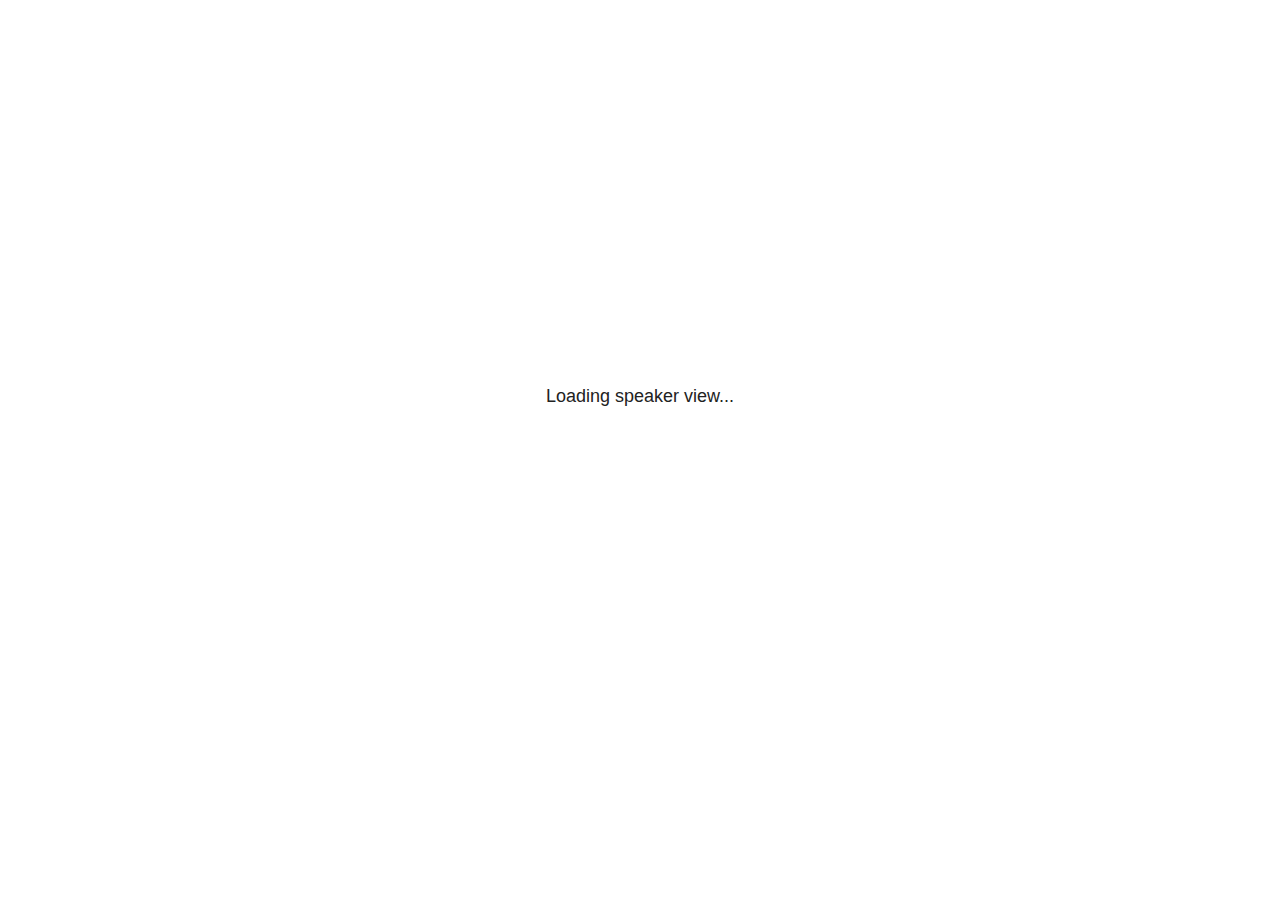
<file: feedback_projeto1/index_files/libs/revealjs/plugin/notes/speaker-view.html>
<html lang="en">
	<head>
		<meta charset="utf-8">

		<title>reveal.js - Speaker View</title>

		<style>
			body {
				font-family: Helvetica;
				font-size: 18px;
			}

			#current-slide,
			#upcoming-slide,
			#speaker-controls {
				padding: 6px;
				box-sizing: border-box;
				-moz-box-sizing: border-box;
			}

			#current-slide iframe,
			#upcoming-slide iframe {
				width: 100%;
				height: 100%;
				border: 1px solid #ddd;
			}

			#current-slide .label,
			#upcoming-slide .label {
				position: absolute;
				top: 10px;
				left: 10px;
				z-index: 2;
			}

			#connection-status {
				position: absolute;
				top: 0;
				left: 0;
				width: 100%;
				height: 100%;
				z-index: 20;
				padding: 30% 20% 20% 20%;
				font-size: 18px;
				color: #222;
				background: #fff;
				text-align: center;
				box-sizing: border-box;
				line-height: 1.4;
			}

			.overlay-element {
				height: 34px;
				line-height: 34px;
				padding: 0 10px;
				text-shadow: none;
				background: rgba( 220, 220, 220, 0.8 );
				color: #222;
				font-size: 14px;
			}

			.overlay-element.interactive:hover {
				background: rgba( 220, 220, 220, 1 );
			}

			#current-slide {
				position: absolute;
				width: 60%;
				height: 100%;
				top: 0;
				left: 0;
				padding-right: 0;
			}

			#upcoming-slide {
				position: absolute;
				width: 40%;
				height: 40%;
				right: 0;
				top: 0;
			}

			/* Speaker controls */
			#speaker-controls {
				position: absolute;
				top: 40%;
				right: 0;
				width: 40%;
				height: 60%;
				overflow: auto;
				font-size: 18px;
			}

				.speaker-controls-time.hidden,
				.speaker-controls-notes.hidden {
					display: none;
				}

				.speaker-controls-time .label,
				.speaker-controls-pace .label,
				.speaker-controls-notes .label {
					text-transform: uppercase;
					font-weight: normal;
					font-size: 0.66em;
					color: #666;
					margin: 0;
				}

				.speaker-controls-time, .speaker-controls-pace {
					border-bottom: 1px solid rgba( 200, 200, 200, 0.5 );
					margin-bottom: 10px;
					padding: 10px 16px;
					padding-bottom: 20px;
					cursor: pointer;
				}

				.speaker-controls-time .reset-button {
					opacity: 0;
					float: right;
					color: #666;
					text-decoration: none;
				}
				.speaker-controls-time:hover .reset-button {
					opacity: 1;
				}

				.speaker-controls-time .timer,
				.speaker-controls-time .clock {
					width: 50%;
				}

				.speaker-controls-time .timer,
				.speaker-controls-time .clock,
				.speaker-controls-time .pacing .hours-value,
				.speaker-controls-time .pacing .minutes-value,
				.speaker-controls-time .pacing .seconds-value {
					font-size: 1.9em;
				}

				.speaker-controls-time .timer {
					float: left;
				}

				.speaker-controls-time .clock {
					float: right;
					text-align: right;
				}

				.speaker-controls-time span.mute {
					opacity: 0.3;
				}

				.speaker-controls-time .pacing-title {
					margin-top: 5px;
				}

				.speaker-controls-time .pacing.ahead {
					color: blue;
				}

				.speaker-controls-time .pacing.on-track {
					color: green;
				}

				.speaker-controls-time .pacing.behind {
					color: red;
				}

				.speaker-controls-notes {
					padding: 10px 16px;
				}

				.speaker-controls-notes .value {
					margin-top: 5px;
					line-height: 1.4;
					font-size: 1.2em;
				}

			/* Layout selector */
			#speaker-layout {
				position: absolute;
				top: 10px;
				right: 10px;
				color: #222;
				z-index: 10;
			}
				#speaker-layout select {
					position: absolute;
					width: 100%;
					height: 100%;
					top: 0;
					left: 0;
					border: 0;
					box-shadow: 0;
					cursor: pointer;
					opacity: 0;

					font-size: 1em;
					background-color: transparent;

					-moz-appearance: none;
					-webkit-appearance: none;
					-webkit-tap-highlight-color: rgba(0, 0, 0, 0);
				}

				#speaker-layout select:focus {
					outline: none;
					box-shadow: none;
				}

			.clear {
				clear: both;
			}

			/* Speaker layout: Wide */
			body[data-speaker-layout="wide"] #current-slide,
			body[data-speaker-layout="wide"] #upcoming-slide {
				width: 50%;
				height: 45%;
				padding: 6px;
			}

			body[data-speaker-layout="wide"] #current-slide {
				top: 0;
				left: 0;
			}

			body[data-speaker-layout="wide"] #upcoming-slide {
				top: 0;
				left: 50%;
			}

			body[data-speaker-layout="wide"] #speaker-controls {
				top: 45%;
				left: 0;
				width: 100%;
				height: 50%;
				font-size: 1.25em;
			}

			/* Speaker layout: Tall */
			body[data-speaker-layout="tall"] #current-slide,
			body[data-speaker-layout="tall"] #upcoming-slide {
				width: 45%;
				height: 50%;
				padding: 6px;
			}

			body[data-speaker-layout="tall"] #current-slide {
				top: 0;
				left: 0;
			}

			body[data-speaker-layout="tall"] #upcoming-slide {
				top: 50%;
				left: 0;
			}

			body[data-speaker-layout="tall"] #speaker-controls {
				padding-top: 40px;
				top: 0;
				left: 45%;
				width: 55%;
				height: 100%;
				font-size: 1.25em;
			}

			/* Speaker layout: Notes only */
			body[data-speaker-layout="notes-only"] #current-slide,
			body[data-speaker-layout="notes-only"] #upcoming-slide {
				display: none;
			}

			body[data-speaker-layout="notes-only"] #speaker-controls {
				padding-top: 40px;
				top: 0;
				left: 0;
				width: 100%;
				height: 100%;
				font-size: 1.25em;
			}

			@media screen and (max-width: 1080px) {
				body[data-speaker-layout="default"] #speaker-controls {
					font-size: 16px;
				}
			}

			@media screen and (max-width: 900px) {
				body[data-speaker-layout="default"] #speaker-controls {
					font-size: 14px;
				}
			}

			@media screen and (max-width: 800px) {
				body[data-speaker-layout="default"] #speaker-controls {
					font-size: 12px;
				}
			}

		</style>
	</head>

	<body>

		<div id="connection-status">Loading speaker view...</div>

		<div id="current-slide"></div>
		<div id="upcoming-slide"><span class="overlay-element label">Upcoming</span></div>
		<div id="speaker-controls">
			<div class="speaker-controls-time">
				<h4 class="label">Time <span class="reset-button">Click to Reset</span></h4>
				<div class="clock">
					<span class="clock-value">0:00 AM</span>
				</div>
				<div class="timer">
					<span class="hours-value">00</span><span class="minutes-value">:00</span><span class="seconds-value">:00</span>
				</div>
				<div class="clear"></div>

				<h4 class="label pacing-title" style="display: none">Pacing – Time to finish current slide</h4>
				<div class="pacing" style="display: none">
					<span class="hours-value">00</span><span class="minutes-value">:00</span><span class="seconds-value">:00</span>
				</div>
			</div>

			<div class="speaker-controls-notes hidden">
				<h4 class="label">Notes</h4>
				<div class="value"></div>
			</div>
		</div>
		<div id="speaker-layout" class="overlay-element interactive">
			<span class="speaker-layout-label"></span>
			<select class="speaker-layout-dropdown"></select>
		</div>

		<script>

			(function() {

				var notes,
					notesValue,
					currentState,
					currentSlide,
					upcomingSlide,
					layoutLabel,
					layoutDropdown,
					pendingCalls = {},
					lastRevealApiCallId = 0,
					connected = false;

				var SPEAKER_LAYOUTS = {
					'default': 'Default',
					'wide': 'Wide',
					'tall': 'Tall',
					'notes-only': 'Notes only'
				};

				setupLayout();

				var connectionStatus = document.querySelector( '#connection-status' );
				var connectionTimeout = setTimeout( function() {
					connectionStatus.innerHTML = 'Error connecting to main window.<br>Please try closing and reopening the speaker view.';
				}, 5000 );

				window.addEventListener( 'message', function( event ) {

					clearTimeout( connectionTimeout );
					connectionStatus.style.display = 'none';

					var data = JSON.parse( event.data );

					// The overview mode is only useful to the reveal.js instance
					// where navigation occurs so we don't sync it
					if( data.state ) delete data.state.overview;

					// Messages sent by the notes plugin inside of the main window
					if( data && data.namespace === 'reveal-notes' ) {
						if( data.type === 'connect' ) {
							handleConnectMessage( data );
						}
						else if( data.type === 'state' ) {
							handleStateMessage( data );
						}
						else if( data.type === 'return' ) {
							pendingCalls[data.callId](data.result);
							delete pendingCalls[data.callId];
						}
					}
					// Messages sent by the reveal.js inside of the current slide preview
					else if( data && data.namespace === 'reveal' ) {
						if( /ready/.test( data.eventName ) ) {
							// Send a message back to notify that the handshake is complete
							window.opener.postMessage( JSON.stringify({ namespace: 'reveal-notes', type: 'connected'} ), '*' );
						}
						else if( /slidechanged|fragmentshown|fragmenthidden|paused|resumed/.test( data.eventName ) && currentState !== JSON.stringify( data.state ) ) {

							window.opener.postMessage( JSON.stringify({ method: 'setState', args: [ data.state ]} ), '*' );

						}
					}

				} );

				/**
				 * Asynchronously calls the Reveal.js API of the main frame.
				 */
				function callRevealApi( methodName, methodArguments, callback ) {

					var callId = ++lastRevealApiCallId;
					pendingCalls[callId] = callback;
					window.opener.postMessage( JSON.stringify( {
						namespace: 'reveal-notes',
						type: 'call',
						callId: callId,
						methodName: methodName,
						arguments: methodArguments
					} ), '*' );

				}

				/**
				 * Called when the main window is trying to establish a
				 * connection.
				 */
				function handleConnectMessage( data ) {

					if( connected === false ) {
						connected = true;

						setupIframes( data );
						setupKeyboard();
						setupNotes();
						setupTimer();
					}

				}

				/**
				 * Called when the main window sends an updated state.
				 */
				function handleStateMessage( data ) {

					// Store the most recently set state to avoid circular loops
					// applying the same state
					currentState = JSON.stringify( data.state );

					// No need for updating the notes in case of fragment changes
					if ( data.notes ) {
						notes.classList.remove( 'hidden' );
						notesValue.style.whiteSpace = data.whitespace;
						if( data.markdown ) {
							notesValue.innerHTML = marked( data.notes );
						}
						else {
							notesValue.innerHTML = data.notes;
						}
					}
					else {
						notes.classList.add( 'hidden' );
					}

					// Update the note slides
					currentSlide.contentWindow.postMessage( JSON.stringify({ method: 'setState', args: [ data.state ] }), '*' );
					upcomingSlide.contentWindow.postMessage( JSON.stringify({ method: 'setState', args: [ data.state ] }), '*' );
					upcomingSlide.contentWindow.postMessage( JSON.stringify({ method: 'next' }), '*' );

				}

				// Limit to max one state update per X ms
				handleStateMessage = debounce( handleStateMessage, 200 );

				/**
				 * Forward keyboard events to the current slide window.
				 * This enables keyboard events to work even if focus
				 * isn't set on the current slide iframe.
				 *
				 * Block F5 default handling, it reloads and disconnects
				 * the speaker notes window.
				 */
				function setupKeyboard() {

					document.addEventListener( 'keydown', function( event ) {
						if( event.keyCode === 116 || ( event.metaKey && event.keyCode === 82 ) ) {
							event.preventDefault();
							return false;
						}
						currentSlide.contentWindow.postMessage( JSON.stringify({ method: 'triggerKey', args: [ event.keyCode ] }), '*' );
					} );

				}

				/**
				 * Creates the preview iframes.
				 */
				function setupIframes( data ) {

					var params = [
						'receiver',
						'progress=false',
						'history=false',
						'transition=none',
						'autoSlide=0',
						'backgroundTransition=none'
					].join( '&' );

					var urlSeparator = /\?/.test(data.url) ? '&' : '?';
					var hash = '#/' + data.state.indexh + '/' + data.state.indexv;
					var currentURL = data.url + urlSeparator + params + '&postMessageEvents=true' + hash;
					var upcomingURL = data.url + urlSeparator + params + '&controls=false' + hash;

					currentSlide = document.createElement( 'iframe' );
					currentSlide.setAttribute( 'width', 1280 );
					currentSlide.setAttribute( 'height', 1024 );
					currentSlide.setAttribute( 'src', currentURL );
					document.querySelector( '#current-slide' ).appendChild( currentSlide );

					upcomingSlide = document.createElement( 'iframe' );
					upcomingSlide.setAttribute( 'width', 640 );
					upcomingSlide.setAttribute( 'height', 512 );
					upcomingSlide.setAttribute( 'src', upcomingURL );
					document.querySelector( '#upcoming-slide' ).appendChild( upcomingSlide );

				}

				/**
				 * Setup the notes UI.
				 */
				function setupNotes() {

					notes = document.querySelector( '.speaker-controls-notes' );
					notesValue = document.querySelector( '.speaker-controls-notes .value' );

				}

				function getTimings( callback ) {

					callRevealApi( 'getSlidesAttributes', [], function ( slideAttributes ) {
						callRevealApi( 'getConfig', [], function ( config ) {
							var totalTime = config.totalTime;
							var minTimePerSlide = config.minimumTimePerSlide || 0;
							var defaultTiming = config.defaultTiming;
							if ((defaultTiming == null) && (totalTime == null)) {
								callback(null);
								return;
							}
							// Setting totalTime overrides defaultTiming
							if (totalTime) {
								defaultTiming = 0;
							}
							var timings = [];
							for ( var i in slideAttributes ) {
								var slide = slideAttributes[ i ];
								var timing = defaultTiming;
								if( slide.hasOwnProperty( 'data-timing' )) {
									var t = slide[ 'data-timing' ];
									timing = parseInt(t);
									if( isNaN(timing) ) {
										console.warn("Could not parse timing '" + t + "' of slide " + i + "; using default of " + defaultTiming);
										timing = defaultTiming;
									}
								}
								timings.push(timing);
							}
							if ( totalTime ) {
								// After we've allocated time to individual slides, we summarize it and
								// subtract it from the total time
								var remainingTime = totalTime - timings.reduce( function(a, b) { return a + b; }, 0 );
								// The remaining time is divided by the number of slides that have 0 seconds
								// allocated at the moment, giving the average time-per-slide on the remaining slides
								var remainingSlides = (timings.filter( function(x) { return x == 0 }) ).length
								var timePerSlide = Math.round( remainingTime / remainingSlides, 0 )
								// And now we replace every zero-value timing with that average
								timings = timings.map( function(x) { return (x==0 ? timePerSlide : x) } );
							}
							var slidesUnderMinimum = timings.filter( function(x) { return (x < minTimePerSlide) } ).length
							if ( slidesUnderMinimum ) {
								message = "The pacing time for " + slidesUnderMinimum + " slide(s) is under the configured minimum of " + minTimePerSlide + " seconds. Check the data-timing attribute on individual slides, or consider increasing the totalTime or minimumTimePerSlide configuration options (or removing some slides).";
								alert(message);
							}
							callback( timings );
						} );
					} );

				}

				/**
				 * Return the number of seconds allocated for presenting
				 * all slides up to and including this one.
				 */
				function getTimeAllocated( timings, callback ) {

					callRevealApi( 'getSlidePastCount', [], function ( currentSlide ) {
						var allocated = 0;
						for (var i in timings.slice(0, currentSlide + 1)) {
							allocated += timings[i];
						}
						callback( allocated );
					} );

				}

				/**
				 * Create the timer and clock and start updating them
				 * at an interval.
				 */
				function setupTimer() {

					var start = new Date(),
					timeEl = document.querySelector( '.speaker-controls-time' ),
					clockEl = timeEl.querySelector( '.clock-value' ),
					hoursEl = timeEl.querySelector( '.hours-value' ),
					minutesEl = timeEl.querySelector( '.minutes-value' ),
					secondsEl = timeEl.querySelector( '.seconds-value' ),
					pacingTitleEl = timeEl.querySelector( '.pacing-title' ),
					pacingEl = timeEl.querySelector( '.pacing' ),
					pacingHoursEl = pacingEl.querySelector( '.hours-value' ),
					pacingMinutesEl = pacingEl.querySelector( '.minutes-value' ),
					pacingSecondsEl = pacingEl.querySelector( '.seconds-value' );

					var timings = null;
					getTimings( function ( _timings ) {

						timings = _timings;
						if (_timings !== null) {
							pacingTitleEl.style.removeProperty('display');
							pacingEl.style.removeProperty('display');
						}

						// Update once directly
						_updateTimer();

						// Then update every second
						setInterval( _updateTimer, 1000 );

					} );


					function _resetTimer() {

						if (timings == null) {
							start = new Date();
							_updateTimer();
						}
						else {
							// Reset timer to beginning of current slide
							getTimeAllocated( timings, function ( slideEndTimingSeconds ) {
								var slideEndTiming = slideEndTimingSeconds * 1000;
								callRevealApi( 'getSlidePastCount', [], function ( currentSlide ) {
									var currentSlideTiming = timings[currentSlide] * 1000;
									var previousSlidesTiming = slideEndTiming - currentSlideTiming;
									var now = new Date();
									start = new Date(now.getTime() - previousSlidesTiming);
									_updateTimer();
								} );
							} );
						}

					}

					timeEl.addEventListener( 'click', function() {
						_resetTimer();
						return false;
					} );

					function _displayTime( hrEl, minEl, secEl, time) {

						var sign = Math.sign(time) == -1 ? "-" : "";
						time = Math.abs(Math.round(time / 1000));
						var seconds = time % 60;
						var minutes = Math.floor( time / 60 ) % 60 ;
						var hours = Math.floor( time / ( 60 * 60 )) ;
						hrEl.innerHTML = sign + zeroPadInteger( hours );
						if (hours == 0) {
							hrEl.classList.add( 'mute' );
						}
						else {
							hrEl.classList.remove( 'mute' );
						}
						minEl.innerHTML = ':' + zeroPadInteger( minutes );
						if (hours == 0 && minutes == 0) {
							minEl.classList.add( 'mute' );
						}
						else {
							minEl.classList.remove( 'mute' );
						}
						secEl.innerHTML = ':' + zeroPadInteger( seconds );
					}

					function _updateTimer() {

						var diff, hours, minutes, seconds,
						now = new Date();

						diff = now.getTime() - start.getTime();

						clockEl.innerHTML = now.toLocaleTimeString( 'en-US', { hour12: true, hour: '2-digit', minute:'2-digit' } );
						_displayTime( hoursEl, minutesEl, secondsEl, diff );
						if (timings !== null) {
							_updatePacing(diff);
						}

					}

					function _updatePacing(diff) {

						getTimeAllocated( timings, function ( slideEndTimingSeconds ) {
							var slideEndTiming = slideEndTimingSeconds * 1000;

							callRevealApi( 'getSlidePastCount', [], function ( currentSlide ) {
								var currentSlideTiming = timings[currentSlide] * 1000;
								var timeLeftCurrentSlide = slideEndTiming - diff;
								if (timeLeftCurrentSlide < 0) {
									pacingEl.className = 'pacing behind';
								}
								else if (timeLeftCurrentSlide < currentSlideTiming) {
									pacingEl.className = 'pacing on-track';
								}
								else {
									pacingEl.className = 'pacing ahead';
								}
								_displayTime( pacingHoursEl, pacingMinutesEl, pacingSecondsEl, timeLeftCurrentSlide );
							} );
						} );
					}

				}

				/**
				 * Sets up the speaker view layout and layout selector.
				 */
				function setupLayout() {

					layoutDropdown = document.querySelector( '.speaker-layout-dropdown' );
					layoutLabel = document.querySelector( '.speaker-layout-label' );

					// Render the list of available layouts
					for( var id in SPEAKER_LAYOUTS ) {
						var option = document.createElement( 'option' );
						option.setAttribute( 'value', id );
						option.textContent = SPEAKER_LAYOUTS[ id ];
						layoutDropdown.appendChild( option );
					}

					// Monitor the dropdown for changes
					layoutDropdown.addEventListener( 'change', function( event ) {

						setLayout( layoutDropdown.value );

					}, false );

					// Restore any currently persisted layout
					setLayout( getLayout() );

				}

				/**
				 * Sets a new speaker view layout. The layout is persisted
				 * in local storage.
				 */
				function setLayout( value ) {

					var title = SPEAKER_LAYOUTS[ value ];

					layoutLabel.innerHTML = 'Layout' + ( title ? ( ': ' + title ) : '' );
					layoutDropdown.value = value;

					document.body.setAttribute( 'data-speaker-layout', value );

					// Persist locally
					if( supportsLocalStorage() ) {
						window.localStorage.setItem( 'reveal-speaker-layout', value );
					}

				}

				/**
				 * Returns the ID of the most recently set speaker layout
				 * or our default layout if none has been set.
				 */
				function getLayout() {

					if( supportsLocalStorage() ) {
						var layout = window.localStorage.getItem( 'reveal-speaker-layout' );
						if( layout ) {
							return layout;
						}
					}

					// Default to the first record in the layouts hash
					for( var id in SPEAKER_LAYOUTS ) {
						return id;
					}

				}

				function supportsLocalStorage() {

					try {
						localStorage.setItem('test', 'test');
						localStorage.removeItem('test');
						return true;
					}
					catch( e ) {
						return false;
					}

				}

				function zeroPadInteger( num ) {

					var str = '00' + parseInt( num );
					return str.substring( str.length - 2 );

				}

				/**
				 * Limits the frequency at which a function can be called.
				 */
				function debounce( fn, ms ) {

					var lastTime = 0,
						timeout;

					return function() {

						var args = arguments;
						var context = this;

						clearTimeout( timeout );

						var timeSinceLastCall = Date.now() - lastTime;
						if( timeSinceLastCall > ms ) {
							fn.apply( context, args );
							lastTime = Date.now();
						}
						else {
							timeout = setTimeout( function() {
								fn.apply( context, args );
								lastTime = Date.now();
							}, ms - timeSinceLastCall );
						}

					}

				}

			})();

		</script>
	</body>
</html>
</file>
<file: index_files/libs/quarto-html/tippy.css>
.tippy-box[data-animation=fade][data-state=hidden]{opacity:0}[data-tippy-root]{max-width:calc(100vw - 10px)}.tippy-box{position:relative;background-color:#333;color:#fff;border-radius:4px;font-size:14px;line-height:1.4;white-space:normal;outline:0;transition-property:transform,visibility,opacity}.tippy-box[data-placement^=top]>.tippy-arrow{bottom:0}.tippy-box[data-placement^=top]>.tippy-arrow:before{bottom:-7px;left:0;border-width:8px 8px 0;border-top-color:initial;transform-origin:center top}.tippy-box[data-placement^=bottom]>.tippy-arrow{top:0}.tippy-box[data-placement^=bottom]>.tippy-arrow:before{top:-7px;left:0;border-width:0 8px 8px;border-bottom-color:initial;transform-origin:center bottom}.tippy-box[data-placement^=left]>.tippy-arrow{right:0}.tippy-box[data-placement^=left]>.tippy-arrow:before{border-width:8px 0 8px 8px;border-left-color:initial;right:-7px;transform-origin:center left}.tippy-box[data-placement^=right]>.tippy-arrow{left:0}.tippy-box[data-placement^=right]>.tippy-arrow:before{left:-7px;border-width:8px 8px 8px 0;border-right-color:initial;transform-origin:center right}.tippy-box[data-inertia][data-state=visible]{transition-timing-function:cubic-bezier(.54,1.5,.38,1.11)}.tippy-arrow{width:16px;height:16px;color:#333}.tippy-arrow:before{content:"";position:absolute;border-color:transparent;border-style:solid}.tippy-content{position:relative;padding:5px 9px;z-index:1}
</file>
<file: index_files/libs/quarto-html/quarto-syntax-highlighting.css>
/* quarto syntax highlight colors */
:root {
  --quarto-hl-ot-color: #003B4F;
  --quarto-hl-at-color: #657422;
  --quarto-hl-ss-color: #20794D;
  --quarto-hl-an-color: #5E5E5E;
  --quarto-hl-fu-color: #4758AB;
  --quarto-hl-st-color: #20794D;
  --quarto-hl-cf-color: #003B4F;
  --quarto-hl-op-color: #5E5E5E;
  --quarto-hl-er-color: #AD0000;
  --quarto-hl-bn-color: #AD0000;
  --quarto-hl-al-color: #AD0000;
  --quarto-hl-va-color: #111111;
  --quarto-hl-bu-color: inherit;
  --quarto-hl-ex-color: inherit;
  --quarto-hl-pp-color: #AD0000;
  --quarto-hl-in-color: #5E5E5E;
  --quarto-hl-vs-color: #20794D;
  --quarto-hl-wa-color: #5E5E5E;
  --quarto-hl-do-color: #5E5E5E;
  --quarto-hl-im-color: #00769E;
  --quarto-hl-ch-color: #20794D;
  --quarto-hl-dt-color: #AD0000;
  --quarto-hl-fl-color: #AD0000;
  --quarto-hl-co-color: #5E5E5E;
  --quarto-hl-cv-color: #5E5E5E;
  --quarto-hl-cn-color: #8f5902;
  --quarto-hl-sc-color: #5E5E5E;
  --quarto-hl-dv-color: #AD0000;
  --quarto-hl-kw-color: #003B4F;
}

/* other quarto variables */
:root {
  --quarto-font-monospace: SFMono-Regular, Menlo, Monaco, Consolas, "Liberation Mono", "Courier New", monospace;
}

code span {
  color: #003B4F;
}

code.sourceCode > span {
  color: #003B4F;
}

div.sourceCode,
div.sourceCode pre.sourceCode {
  color: #003B4F;
}

code span.ot {
  color: #003B4F;
}

code span.at {
  color: #657422;
}

code span.ss {
  color: #20794D;
}

code span.an {
  color: #5E5E5E;
}

code span.fu {
  color: #4758AB;
}

code span.st {
  color: #20794D;
}

code span.cf {
  color: #003B4F;
}

code span.op {
  color: #5E5E5E;
}

code span.er {
  color: #AD0000;
}

code span.bn {
  color: #AD0000;
}

code span.al {
  color: #AD0000;
}

code span.va {
  color: #111111;
}

code span.pp {
  color: #AD0000;
}

code span.in {
  color: #5E5E5E;
}

code span.vs {
  color: #20794D;
}

code span.wa {
  color: #5E5E5E;
  font-style: italic;
}

code span.do {
  color: #5E5E5E;
  font-style: italic;
}

code span.im {
  color: #00769E;
}

code span.ch {
  color: #20794D;
}

code span.dt {
  color: #AD0000;
}

code span.fl {
  color: #AD0000;
}

code span.co {
  color: #5E5E5E;
}

code span.cv {
  color: #5E5E5E;
  font-style: italic;
}

code span.cn {
  color: #8f5902;
}

code span.sc {
  color: #5E5E5E;
}

code span.dv {
  color: #AD0000;
}

code span.kw {
  color: #003B4F;
}

.prevent-inlining {
  content: "</";
}

/*# sourceMappingURL=debc5d5d77c3f9108843748ff7464032.css.map */
</file>
<file: index_files/libs/datatables-css-0.0.0/datatables-crosstalk.css>
.dt-crosstalk-fade {
  opacity: 0.2;
}

html body div.DTS div.dataTables_scrollBody {
  background: none;
}


/*
Fix https://github.com/rstudio/DT/issues/563
If the `table.display` is set to "block" (e.g., pkgdown), the browser will display
datatable objects strangely. The search panel and the page buttons will still be
in full-width but the table body will be "compact" and shorter.
In therory, having this attributes will affect `dom="t"`
with `display: block` users. But in reality, there should be no one.
We may remove the below lines in the future if the upstream agree to have this there.
See https://github.com/DataTables/DataTablesSrc/issues/160
*/

table.dataTable {
  display: table;
}
</file>
<file: index_files/libs/crosstalk-1.2.0/css/crosstalk.min.css>
.container-fluid.crosstalk-bscols{margin-left:-30px;margin-right:-30px;white-space:normal}body>.container-fluid.crosstalk-bscols{margin-left:auto;margin-right:auto}.crosstalk-input-checkboxgroup .crosstalk-options-group .crosstalk-options-column{display:inline-block;padding-right:12px;vertical-align:top}@media only screen and (max-width: 480px){.crosstalk-input-checkboxgroup .crosstalk-options-group .crosstalk-options-column{display:block;padding-right:inherit}}.crosstalk-input{margin-bottom:15px}.crosstalk-input .control-label{margin-bottom:0;vertical-align:middle}.crosstalk-input input[type="checkbox"]{margin:4px 0 0;margin-top:1px;line-height:normal}.crosstalk-input .checkbox{position:relative;display:block;margin-top:10px;margin-bottom:10px}.crosstalk-input .checkbox>label{padding-left:20px;margin-bottom:0;font-weight:400;cursor:pointer}.crosstalk-input .checkbox input[type="checkbox"],.crosstalk-input .checkbox-inline input[type="checkbox"]{position:absolute;margin-top:2px;margin-left:-20px}.crosstalk-input .checkbox+.checkbox{margin-top:-5px}.crosstalk-input .checkbox-inline{position:relative;display:inline-block;padding-left:20px;margin-bottom:0;font-weight:400;vertical-align:middle;cursor:pointer}.crosstalk-input .checkbox-inline+.checkbox-inline{margin-top:0;margin-left:10px}
</file>
